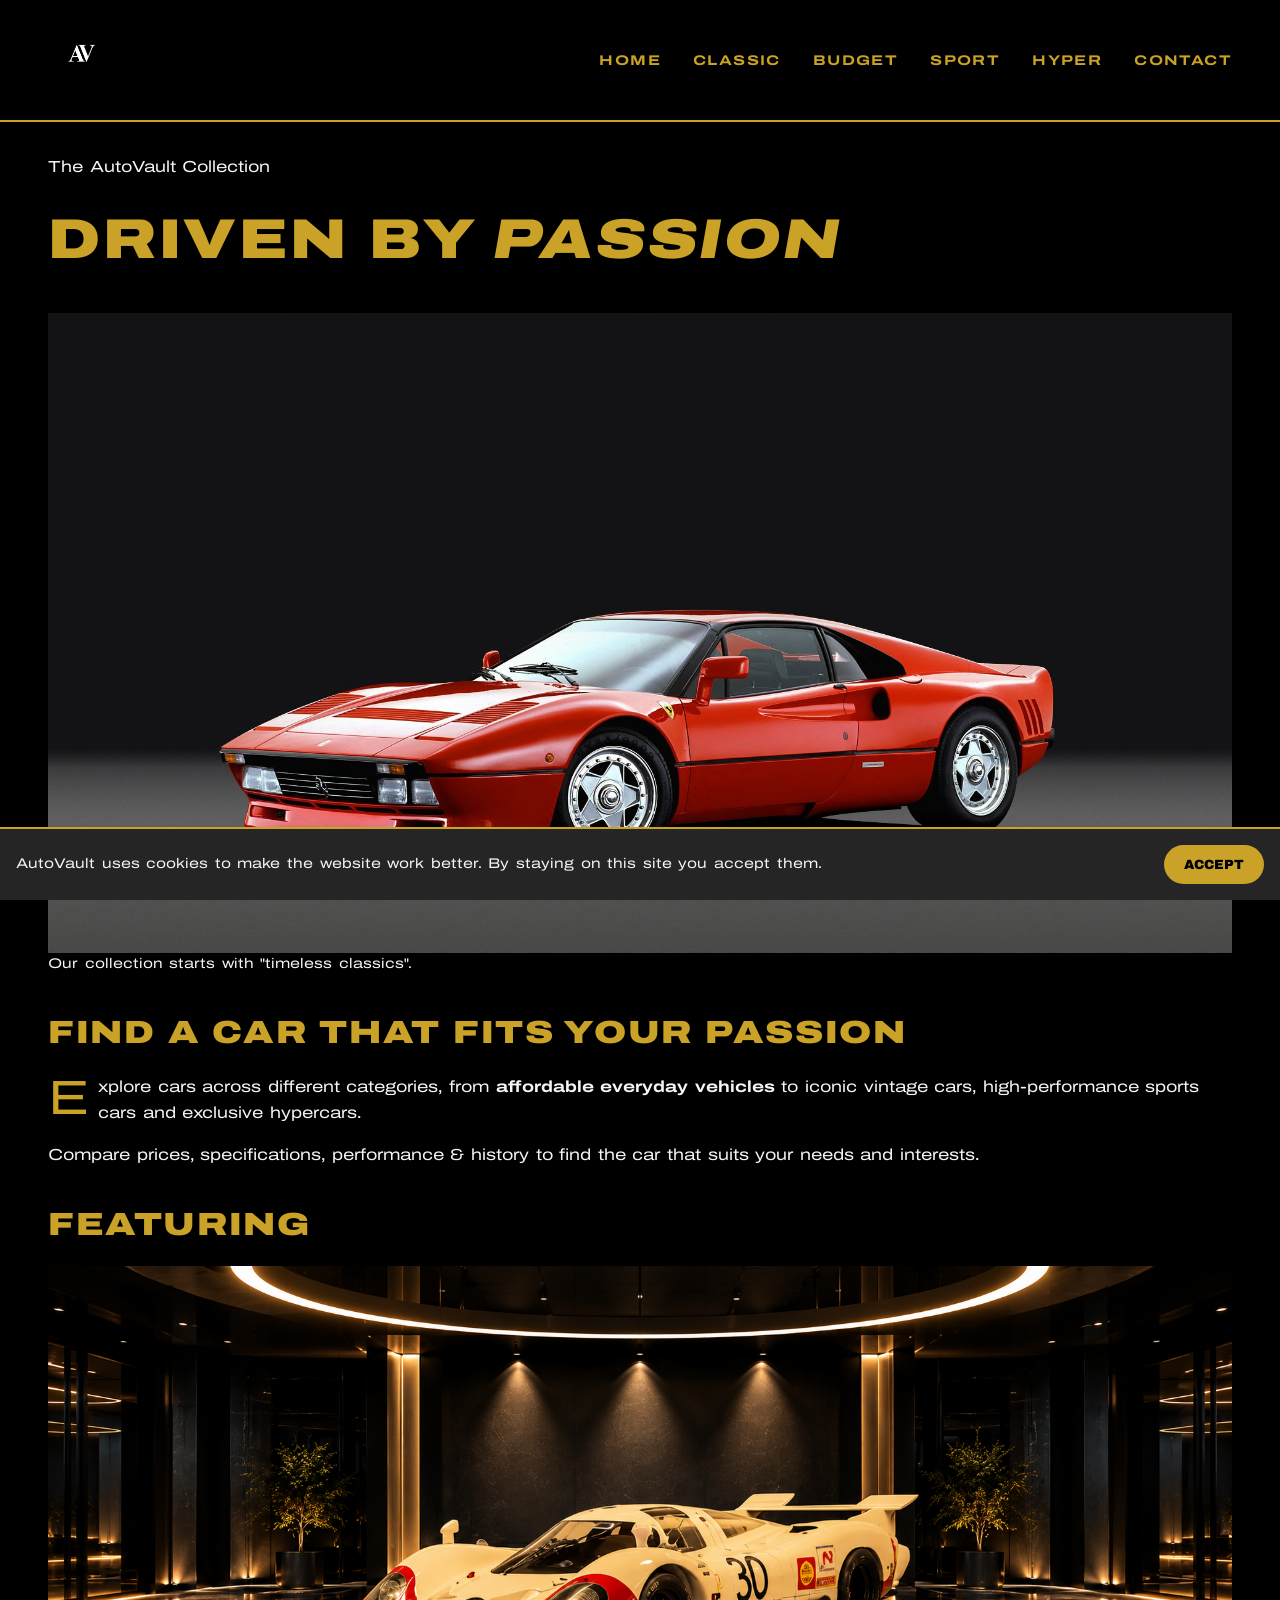
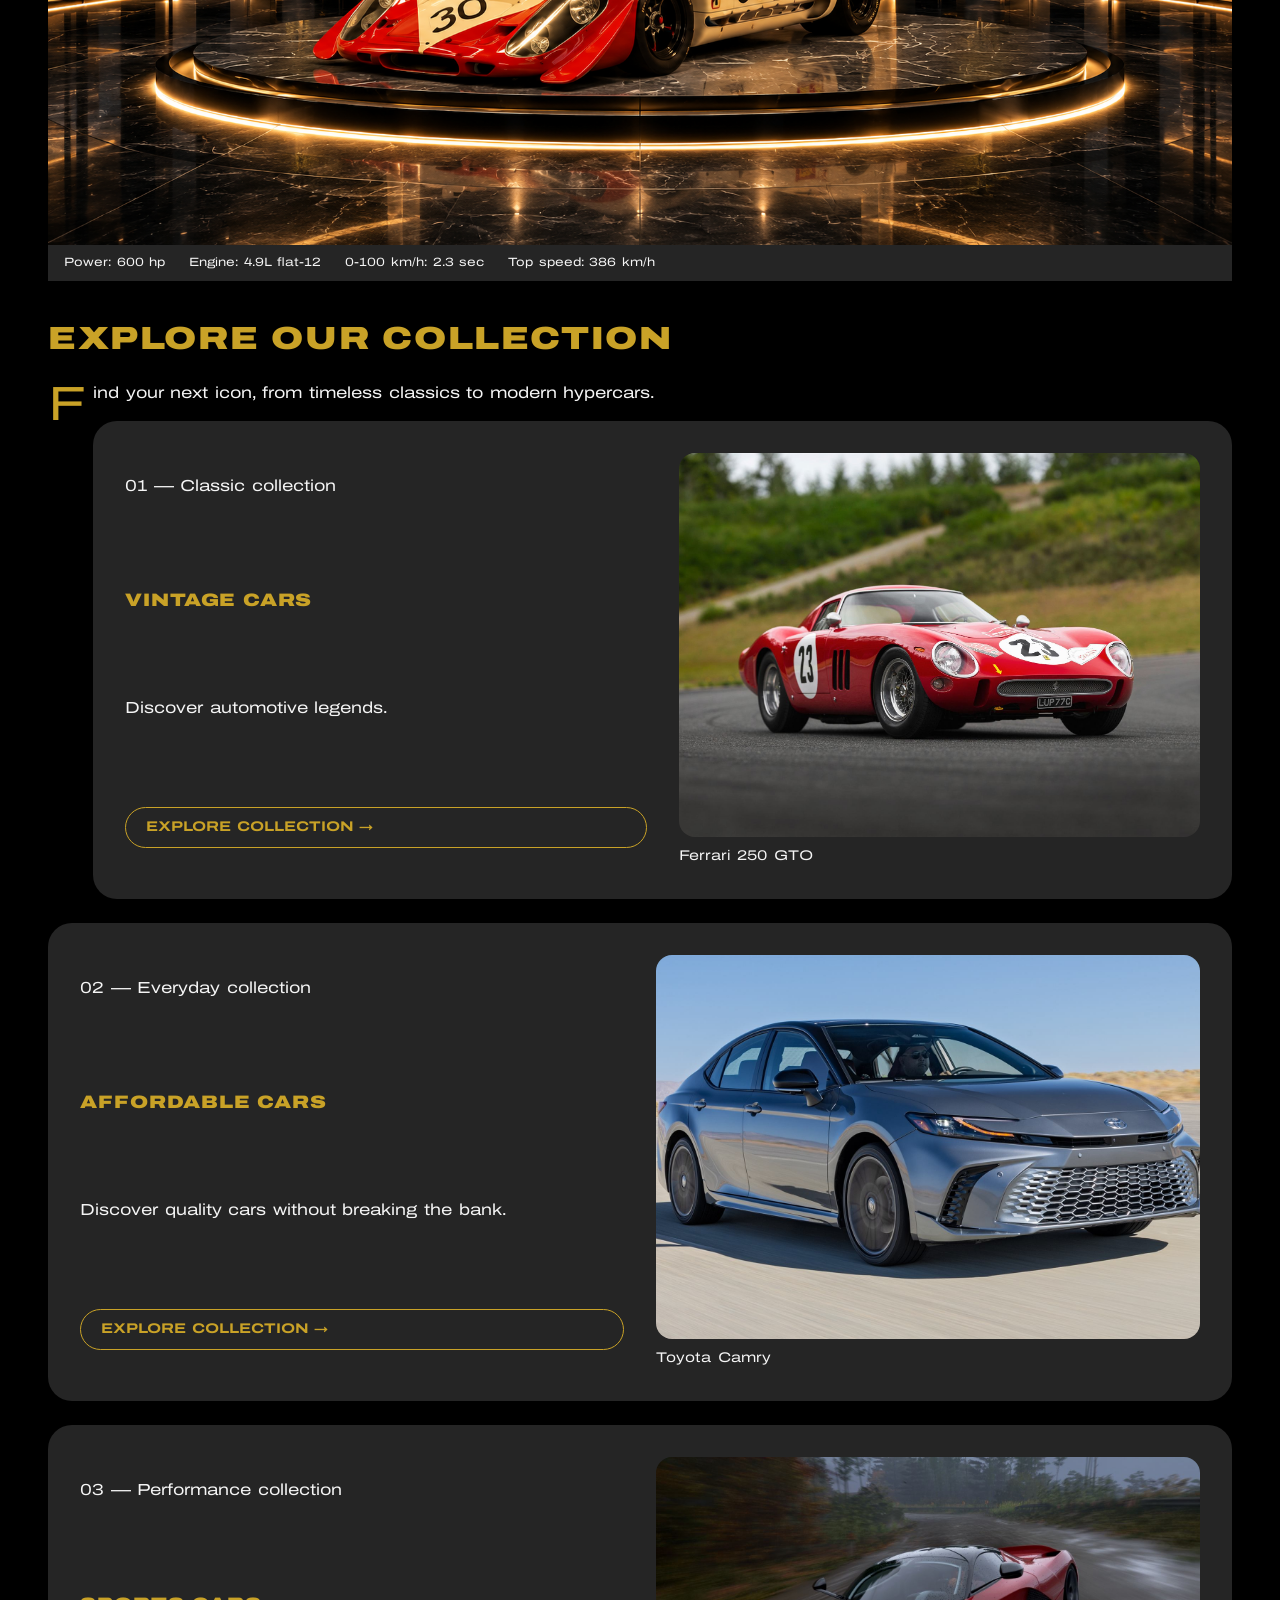
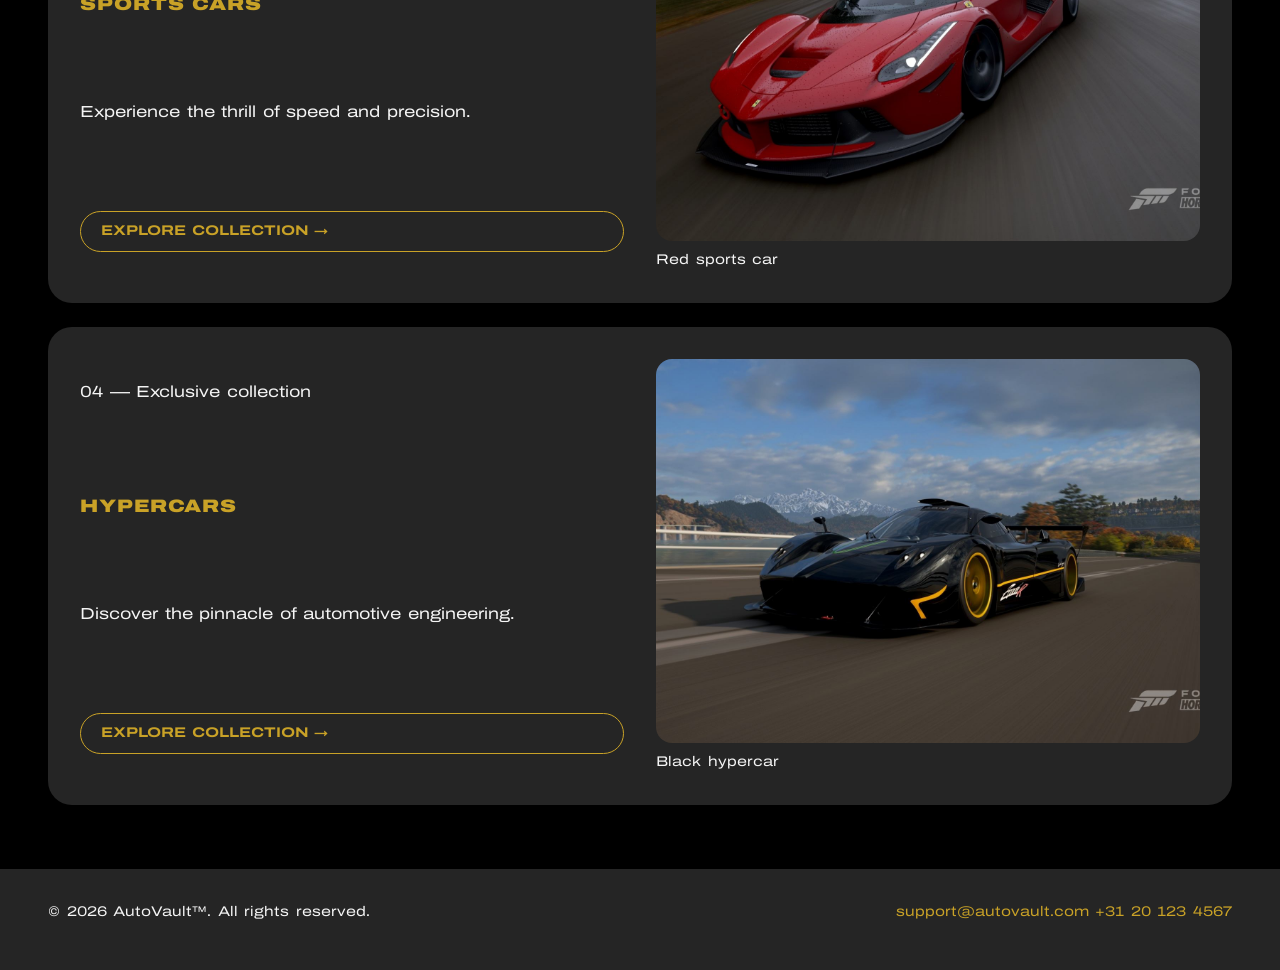
<file: index.html>
<!DOCTYPE html>
<html lang="en">
<head>
	<meta charset="utf-8">
	<meta name="viewport" content="width=device-width, initial-scale=1.0">
	<meta name="author" content="Rishi Anoop">
	<meta name="description" content="AutoVault helps you explore cars, from affordable everyday vehicles and classics to sports cars and hypercars.">
	<meta name="keywords" content="AutoVault, cars, classic cars, sports cars, hypercars">
	<title>AutoVault: Driven by passion</title>
	<link rel="icon" type="image/png" href="img/logo.png">
	<link rel="stylesheet" type="text/css" href="css/style.css">
</head>
<body>
	<header>
		<a href="index.html"><img src="img/logo.png" alt="AutoVault logo" title="AutoVault logo"></a>
		<input type="checkbox" id="menu-toggle">
		<label for="menu-toggle" title="Menu">&#9776;</label>
		<nav>
			<ul>
				<li><a href="index.html">Home</a></li>
				<li><a href="detail-1.html">Classic</a></li>
				<li><a href="detail-2.html">Budget</a></li>
				<li><a href="detail-3.html">Sport</a></li>
				<li><a href="detail-4.html">Hyper</a></li>
				<li><a href="contact.html">Contact</a></li>
			</ul>
		</nav>
	</header>

	<main>
		<section>
			<p>The AutoVault Collection</p>
			<h1>Driven by <em>passion</em></h1>
			<figure>
				<img src="img/hero-red-ferrari.jpg" alt="Red Ferrari sports car seen from the side in a dark studio" title="Red Ferrari sports car">
				<figcaption>Our collection starts with &quot;timeless classics&quot;.</figcaption>
			</figure>
		</section>

		<section>
			<h2>Find a car that fits your passion</h2>
			<p>Explore cars across different categories, from <strong>affordable everyday vehicles</strong> to iconic vintage cars, high-performance sports cars and exclusive hypercars.</p>
			<p>Compare prices, specifications, performance &amp; history to find the car that suits your needs and interests.</p>
		</section>

		<section class="featured">
			<h2>Featuring</h2>
			<figure>
				<img src="img/vintage-race-car-showroom.png" alt="Cream and red Porsche 917 LH race car in a golden luxury showroom" title="Porsche 917 LH in a showroom">
				<figcaption>Porsche 917 LH</figcaption>
			</figure>
			<aside>
				<ul>
					<li>Power: 600 hp</li>
					<li>Engine: 4.9L flat-12</li>
					<li>0-100 km/h: 2.3 sec</li>
					<li>Top speed: 386 km/h</li>
				</ul>
			</aside>
		</section>

		<section>
			<h2>Explore our collection</h2>
			<p>Find your next icon, from timeless classics to modern hypercars.</p>
			<ol>
				<li>
					<article>
						<figure>
							<img src="img/ferrari-250-gto-home.jpg" alt="Red 1962 Ferrari 250 GTO on a race track" title="Ferrari 250 GTO">
							<figcaption>Ferrari 250 GTO</figcaption>
						</figure>
						<p>01 &mdash; Classic collection</p>
						<h3>Vintage cars</h3>
						<p>Discover automotive legends.</p>
						<a class="button" href="detail-1.html">Explore collection &rarr;</a>
					</article>
				</li>
				<li>
					<article>
						<figure>
							<img src="img/toyota-camry.jpg" alt="Grey Toyota Camry driving on a desert road" title="Toyota Camry">
							<figcaption>Toyota Camry</figcaption>
						</figure>
						<p>02 &mdash; Everyday collection</p>
						<h3>Affordable cars</h3>
						<p>Discover quality cars without breaking the bank.</p>
						<a class="button" href="detail-2.html">Explore collection &rarr;</a>
					</article>
				</li>
				<li>
					<article>
						<figure>
							<img src="img/sports-car-red.jpg" alt="Red sports car driving fast on a track" title="Red sports car">
							<figcaption>Red sports car</figcaption>
						</figure>
						<p>03 &mdash; Performance collection</p>
						<h3>Sports cars</h3>
						<p>Experience the thrill of speed and precision.</p>
						<a class="button" href="detail-3.html">Explore collection &rarr;</a>
					</article>
				</li>
				<li>
					<article>
						<figure>
							<img src="img/hypercar-black.jpg" alt="Black hypercar with gold wheels in front of mountains" title="Black hypercar">
							<figcaption>Black hypercar</figcaption>
						</figure>
						<p>04 &mdash; Exclusive collection</p>
						<h3>Hypercars</h3>
						<p>Discover the pinnacle of automotive engineering.</p>
						<a class="button" href="detail-4.html">Explore collection &rarr;</a>
					</article>
				</li>
			</ol>
		</section>
	</main>

	<footer>
		<p>&copy; 2026 AutoVault&trade;. All rights reserved.</p>
		<p><a href="mailto:support@autovault.com">support@autovault.com</a> <a href="tel:+31201234567">+31 20 123 4567</a></p>
	</footer>
	<aside id="cookies">
		<p>AutoVault uses cookies to make the website work better. By staying on this site you accept them.</p>
		<button type="button" id="cookie-accept">Accept</button>
	</aside>
	<script src="js/script.js"></script>
</body>
</html>
</file>
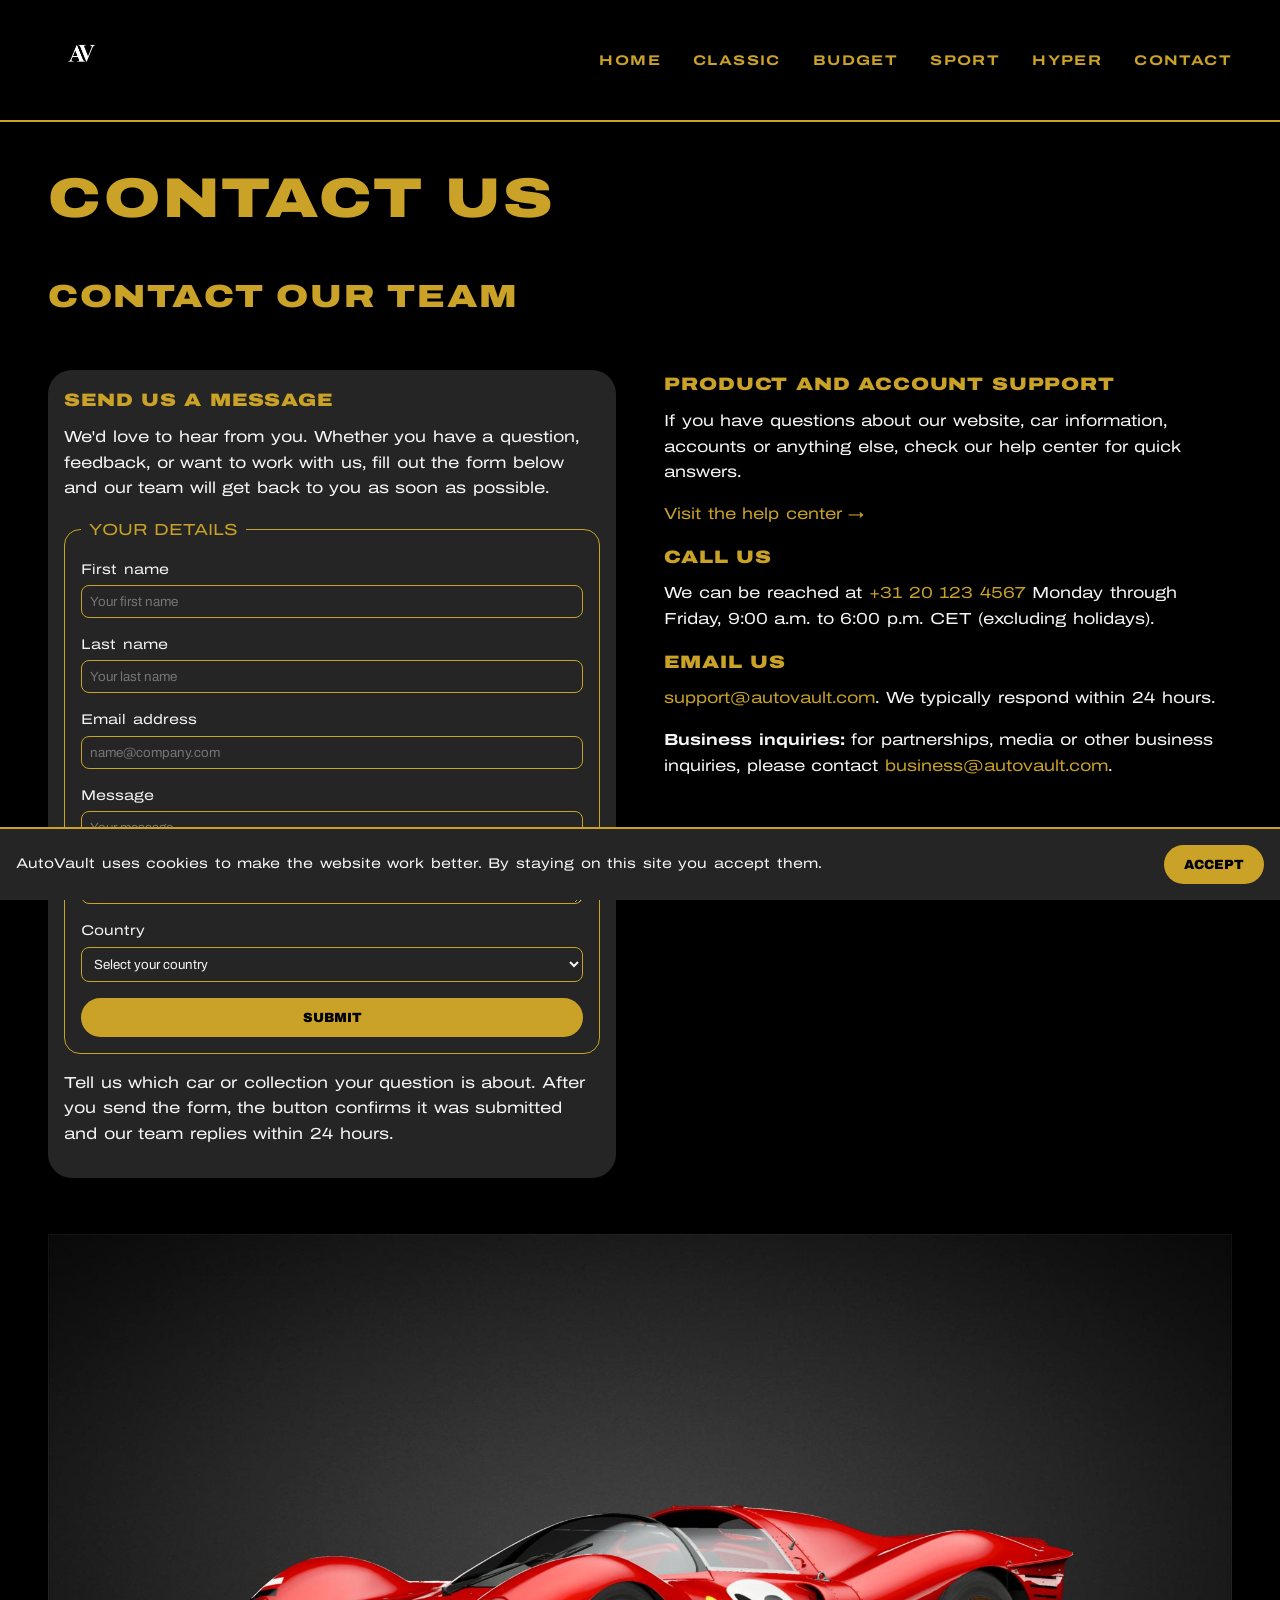
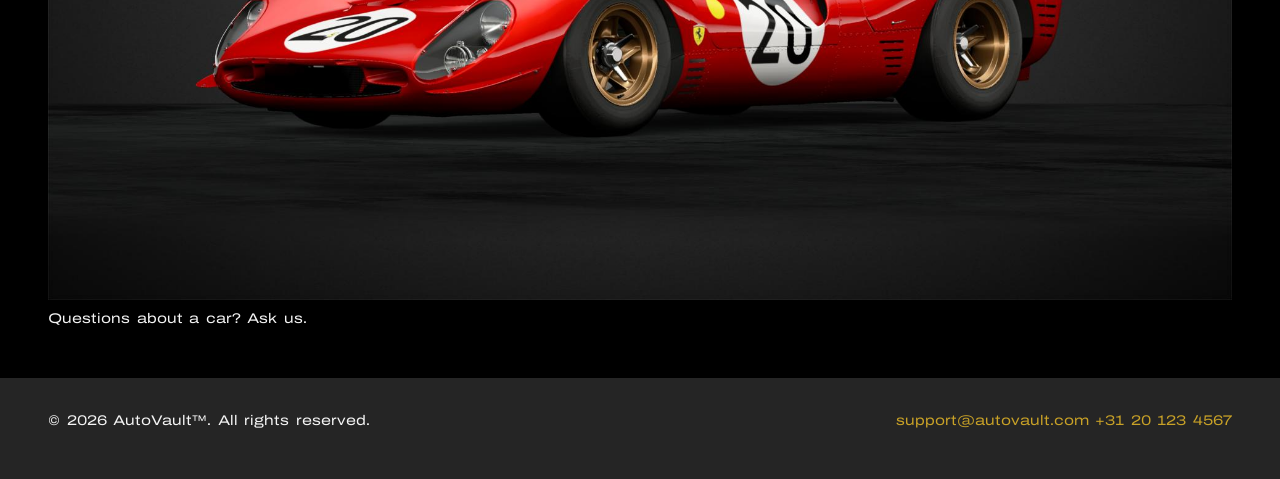
<file: contact.html>
<!DOCTYPE html>
<html lang="en">
<head>
	<meta charset="utf-8">
	<meta name="viewport" content="width=device-width, initial-scale=1.0">
	<meta name="author" content="Rishi Anoop">
	<meta name="description" content="Contact the AutoVault team with a question, feedback or a business inquiry. We reply to every message within 24 hours.">
	<meta name="keywords" content="contact AutoVault, car questions, customer support, help center, business inquiries">
	<title>Contact us | AutoVault</title>
	<link rel="icon" type="image/png" href="img/logo.png">
	<link rel="stylesheet" type="text/css" href="css/style.css">
</head>
<body>
	<header>
		<a href="index.html"><img src="img/logo.png" alt="AutoVault logo" title="AutoVault logo"></a>
		<input type="checkbox" id="menu-toggle">
		<label for="menu-toggle" title="Menu">&#9776;</label>
		<nav>
			<ul>
				<li><a href="index.html">Home</a></li>
				<li><a href="detail-1.html">Classic</a></li>
				<li><a href="detail-2.html">Budget</a></li>
				<li><a href="detail-3.html">Sport</a></li>
				<li><a href="detail-4.html">Hyper</a></li>
				<li><a href="contact.html">Contact</a></li>
			</ul>
		</nav>
	</header>

	<main>
		<h1>Contact us</h1>

		<section class="contact">
			<h2>Contact our team</h2>
			<article>
				<h3>Send us a message</h3>
				<p>We'd love to hear from you. Whether you have a question, feedback, or want to work with us, fill out the form below and our team will get back to you as soon as possible.</p>
				<form action="http://next-app-router-playground-kohl.vercel.app/api/contact" method="POST">
					<fieldset>
						<legend>Your details</legend>

						<label for="first-name">First name</label>
						<input type="text" id="first-name" name="name" placeholder="Your first name" required>

						<label for="last-name">Last name</label>
						<input type="text" id="last-name" name="lastname" placeholder="Your last name" required>

						<label for="email">Email address</label>
						<input type="email" id="email" name="email" placeholder="name@company.com" required>

						<label for="message">Message</label>
						<textarea id="message" name="message" rows="5" placeholder="Your message" required></textarea>

						<label for="country">Country</label>
						<select id="country" name="country">
							<option value="" selected disabled>Select your country</option>
							<option value="nl">Netherlands</option>
							<option value="be">Belgium</option>
							<option value="de">Germany</option>
							<option value="fr">France</option>
							<option value="uk">United Kingdom</option>
							<option value="us">United States</option>
							<option value="other">Other</option>
						</select>

						<input type="submit" value="Submit">
					</fieldset>
				</form>
				<p>Tell us which car or collection your question is about. After you send the form, the button confirms it was submitted and our team replies within 24 hours.</p>
			</article>

			<aside>
				<h3>Product and account support</h3>
				<p>If you have questions about our website, car information, accounts or anything else, check our help center for quick answers.</p>
				<p><a href="mailto:support@autovault.com">Visit the help center &rarr;</a></p>

				<h3>Call us</h3>
				<p>We can be reached at <a href="tel:+31201234567">+31 20 123 4567</a> Monday through Friday, 9:00 a.m. to 6:00 p.m. CET (excluding holidays).</p>

				<h3>Email us</h3>
				<p><a href="mailto:support@autovault.com">support@autovault.com</a>. We typically respond within 24 hours.</p>
				<p><strong>Business inquiries:</strong> for partnerships, media or other business inquiries, please contact <a href="mailto:business@autovault.com">business@autovault.com</a>.</p>
			</aside>
		</section>

		<figure>
			<img src="img/contact-banner.jpg" alt="Red Ferrari race car with number 20 in a dark studio" title="Red Ferrari race car">
			<figcaption>Questions about a car? Ask us.</figcaption>
		</figure>
	</main>

	<footer>
		<p>&copy; 2026 AutoVault&trade;. All rights reserved.</p>
		<p><a href="mailto:support@autovault.com">support@autovault.com</a> <a href="tel:+31201234567">+31 20 123 4567</a></p>
	</footer>
	<aside id="cookies">
		<p>AutoVault uses cookies to make the website work better. By staying on this site you accept them.</p>
		<button type="button" id="cookie-accept">Accept</button>
	</aside>
	<script src="js/script.js"></script>
</body>
</html>
</file>
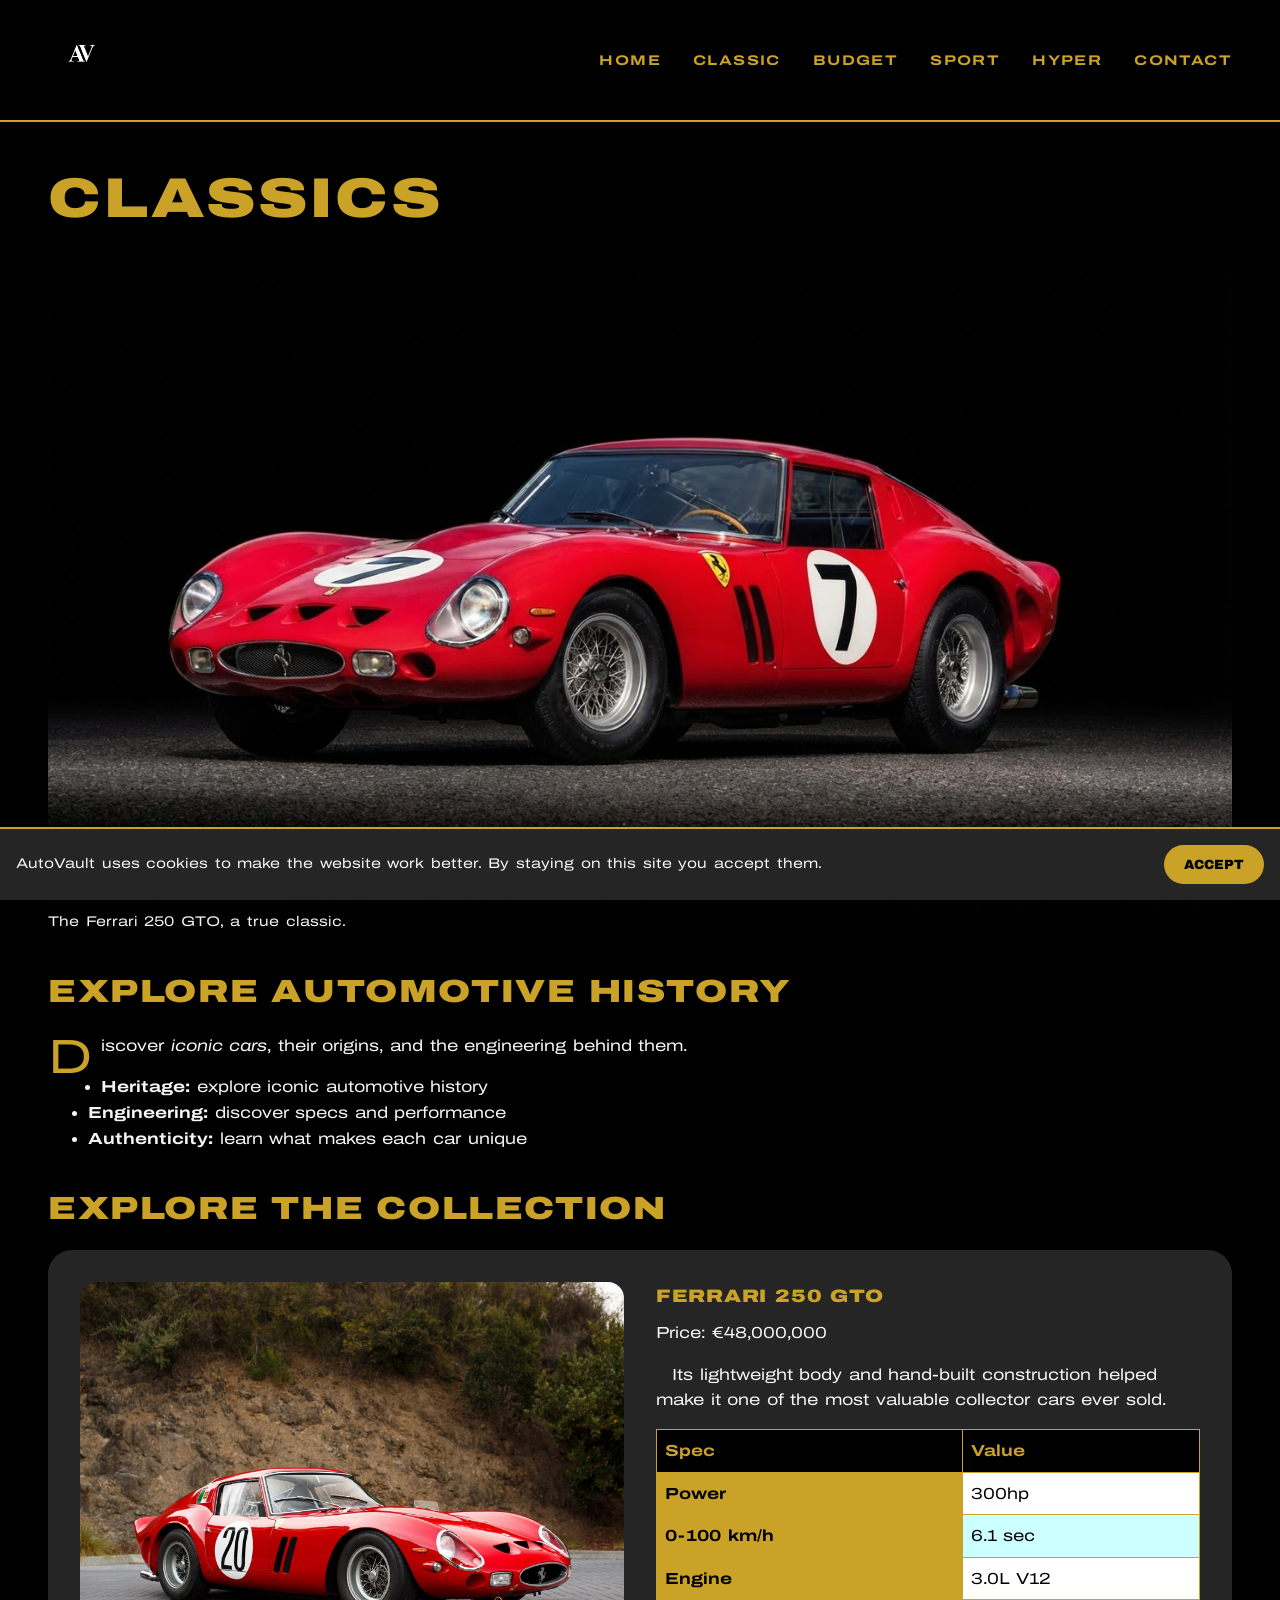
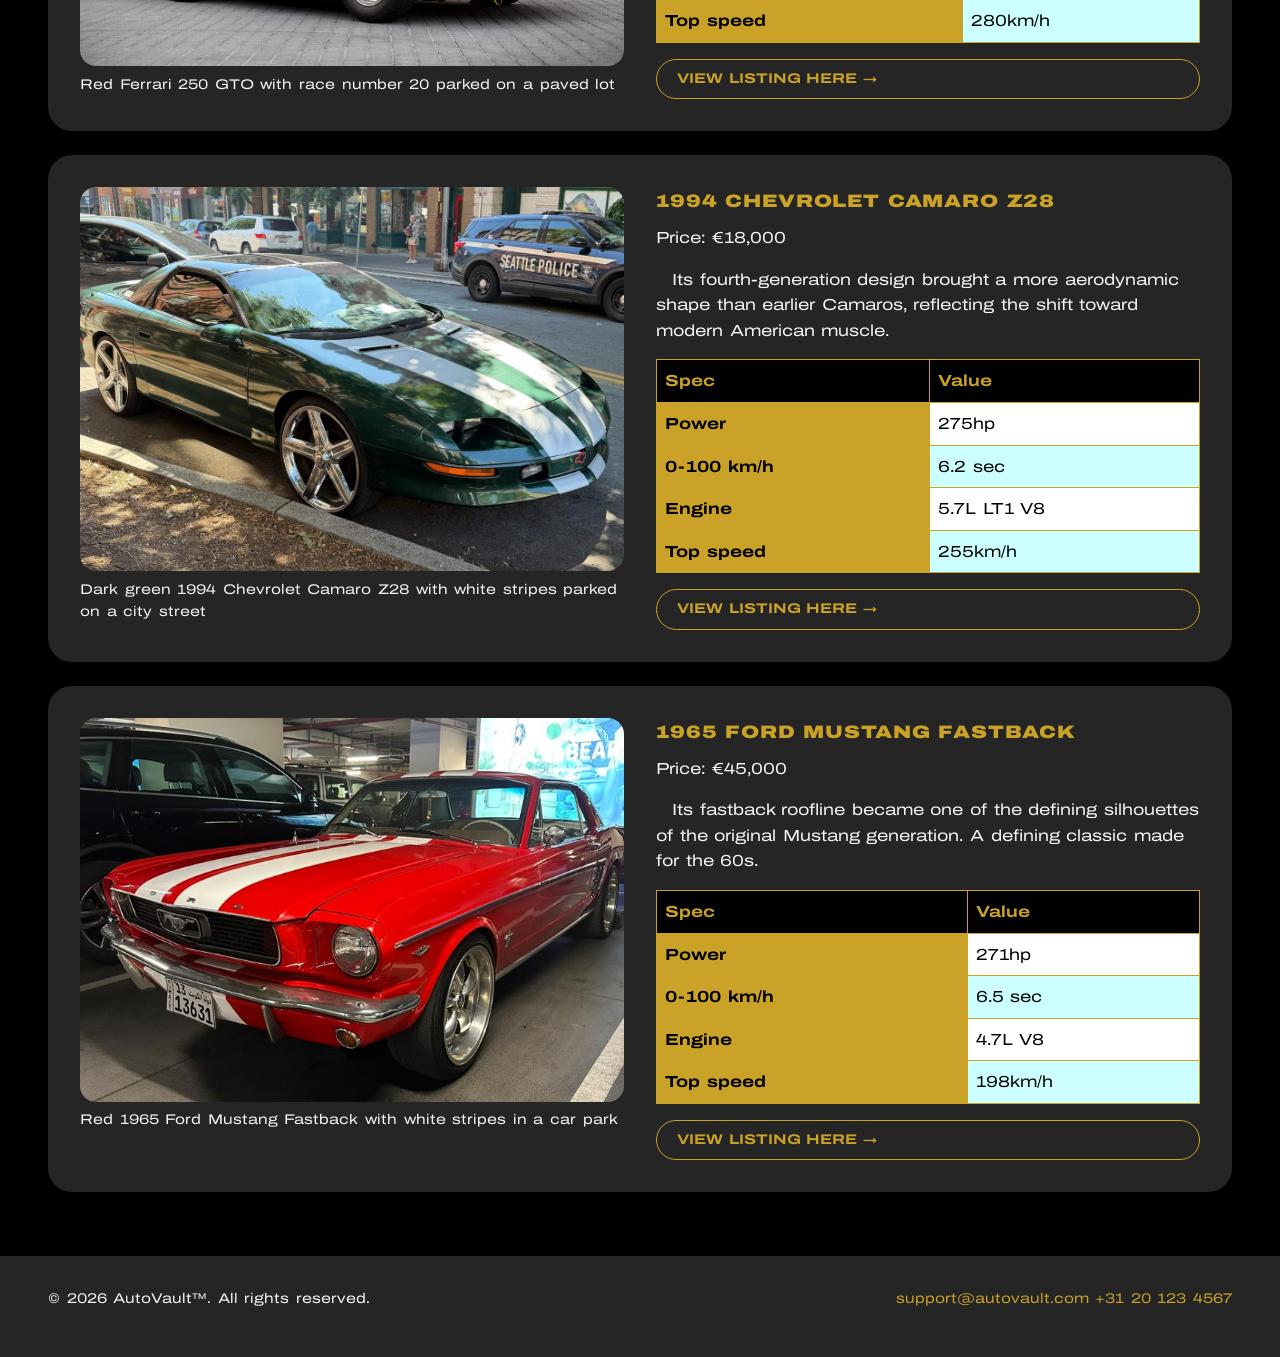
<file: detail-1.html>
<!DOCTYPE html>
<html lang="en">
<head>
	<meta charset="utf-8">
	<meta name="viewport" content="width=device-width, initial-scale=1.0">
	<meta name="author" content="Rishi Anoop">
	<meta name="description" content="Explore iconic classic cars on AutoVault: the Ferrari 250 GTO, the Chevrolet Camaro Z28 and the Ford Mustang Fastback.">
	<meta name="keywords" content="classic cars, Ferrari 250 GTO, Chevrolet Camaro, Ford Mustang, AutoVault">
	<title>Classic cars | AutoVault</title>
	<link rel="icon" type="image/png" href="img/logo.png">
	<link rel="stylesheet" type="text/css" href="css/style.css">
</head>
<body>
	<header>
		<a href="index.html"><img src="img/logo.png" alt="AutoVault logo" title="AutoVault logo"></a>
		<input type="checkbox" id="menu-toggle">
		<label for="menu-toggle" title="Menu">&#9776;</label>
		<nav>
			<ul>
				<li><a href="index.html">Home</a></li>
				<li><a href="detail-1.html">Classic</a></li>
				<li><a href="detail-2.html">Budget</a></li>
				<li><a href="detail-3.html">Sport</a></li>
				<li><a href="detail-4.html">Hyper</a></li>
				<li><a href="contact.html">Contact</a></li>
			</ul>
		</nav>
	</header>

	<main>
		<section>
			<h1>Classics</h1>
			<figure>
				<img src="img/ferrari-250-gto-hero.jpg" alt="Red Ferrari 250 GTO with the number 7, seen from the front in a dark studio" title="Ferrari 250 GTO in a studio">
				<figcaption>The Ferrari 250 GTO, a true classic.</figcaption>
			</figure>
		</section>

		<section>
			<h2>Explore automotive history</h2>
			<p>Discover <em>iconic cars</em>, their origins, and the engineering behind them.</p>
			<aside>
				<ul>
					<li><strong>Heritage:</strong> explore iconic automotive history</li>
					<li><strong>Engineering:</strong> discover specs and performance</li>
					<li><strong>Authenticity:</strong> learn what makes each car unique</li>
				</ul>
			</aside>
		</section>

		<section>
			<h2>Explore the collection</h2>
			<article class="car">
				<figure>
					<img src="img/ferrari-250-gto.jpg" alt="Red Ferrari 250 GTO with race number 20 parked on a paved lot" title="Ferrari 250 GTO">
					<figcaption>Red Ferrari 250 GTO with race number 20 parked on a paved lot</figcaption>
				</figure>
				<h3>Ferrari 250 GTO</h3>
				<p>Price: &euro;48,000,000</p>
				<p>Its lightweight body and hand-built construction helped make it one of the most valuable collector cars ever sold.</p>
				<table>
					<thead>
						<tr><th>Spec</th><th>Value</th></tr>
					</thead>
					<tbody>
						<tr><th>Power</th><td>300hp</td></tr>
						<tr><th>0-100 km/h</th><td>6.1 sec</td></tr>
						<tr><th>Engine</th><td>3.0L V12</td></tr>
						<tr><th>Top speed</th><td>280km/h</td></tr>
					</tbody>
				</table>
				<a class="button" href="contact.html">View listing here &rarr;</a>
			</article>

			<article class="car">
				<figure>
					<img src="img/chevrolet-camaro-z28.jpg" alt="Dark green 1994 Chevrolet Camaro Z28 with white stripes parked on a city street" title="Chevrolet Camaro Z28">
					<figcaption>Dark green 1994 Chevrolet Camaro Z28 with white stripes parked on a city street</figcaption>
				</figure>
				<h3>1994 Chevrolet Camaro Z28</h3>
				<p>Price: &euro;18,000</p>
				<p>Its fourth-generation design brought a more aerodynamic shape than earlier Camaros, reflecting the shift toward modern American muscle.</p>
				<table>
					<thead>
						<tr><th>Spec</th><th>Value</th></tr>
					</thead>
					<tbody>
						<tr><th>Power</th><td>275hp</td></tr>
						<tr><th>0-100 km/h</th><td>6.2 sec</td></tr>
						<tr><th>Engine</th><td>5.7L LT1 V8</td></tr>
						<tr><th>Top speed</th><td>255km/h</td></tr>
					</tbody>
				</table>
				<a class="button" href="contact.html">View listing here &rarr;</a>
			</article>

			<article class="car">
				<figure>
					<img src="img/ford-mustang-fastback.jpg" alt="Red 1965 Ford Mustang Fastback with white stripes in a car park" title="Ford Mustang Fastback">
					<figcaption>Red 1965 Ford Mustang Fastback with white stripes in a car park</figcaption>
				</figure>
				<h3>1965 Ford Mustang Fastback</h3>
				<p>Price: &euro;45,000</p>
				<p>Its fastback roofline became one of the defining silhouettes of the original Mustang generation. A defining classic made for the 60s.</p>
				<table>
					<thead>
						<tr><th>Spec</th><th>Value</th></tr>
					</thead>
					<tbody>
						<tr><th>Power</th><td>271hp</td></tr>
						<tr><th>0-100 km/h</th><td>6.5 sec</td></tr>
						<tr><th>Engine</th><td>4.7L V8</td></tr>
						<tr><th>Top speed</th><td>198km/h</td></tr>
					</tbody>
				</table>
				<a class="button" href="contact.html">View listing here &rarr;</a>
			</article>
		</section>
	</main>

	<footer>
		<p>&copy; 2026 AutoVault&trade;. All rights reserved.</p>
		<p><a href="mailto:support@autovault.com">support@autovault.com</a> <a href="tel:+31201234567">+31 20 123 4567</a></p>
	</footer>
	<aside id="cookies">
		<p>AutoVault uses cookies to make the website work better. By staying on this site you accept them.</p>
		<button type="button" id="cookie-accept">Accept</button>
	</aside>
	<script src="js/script.js"></script>
</body>
</html>
</file>
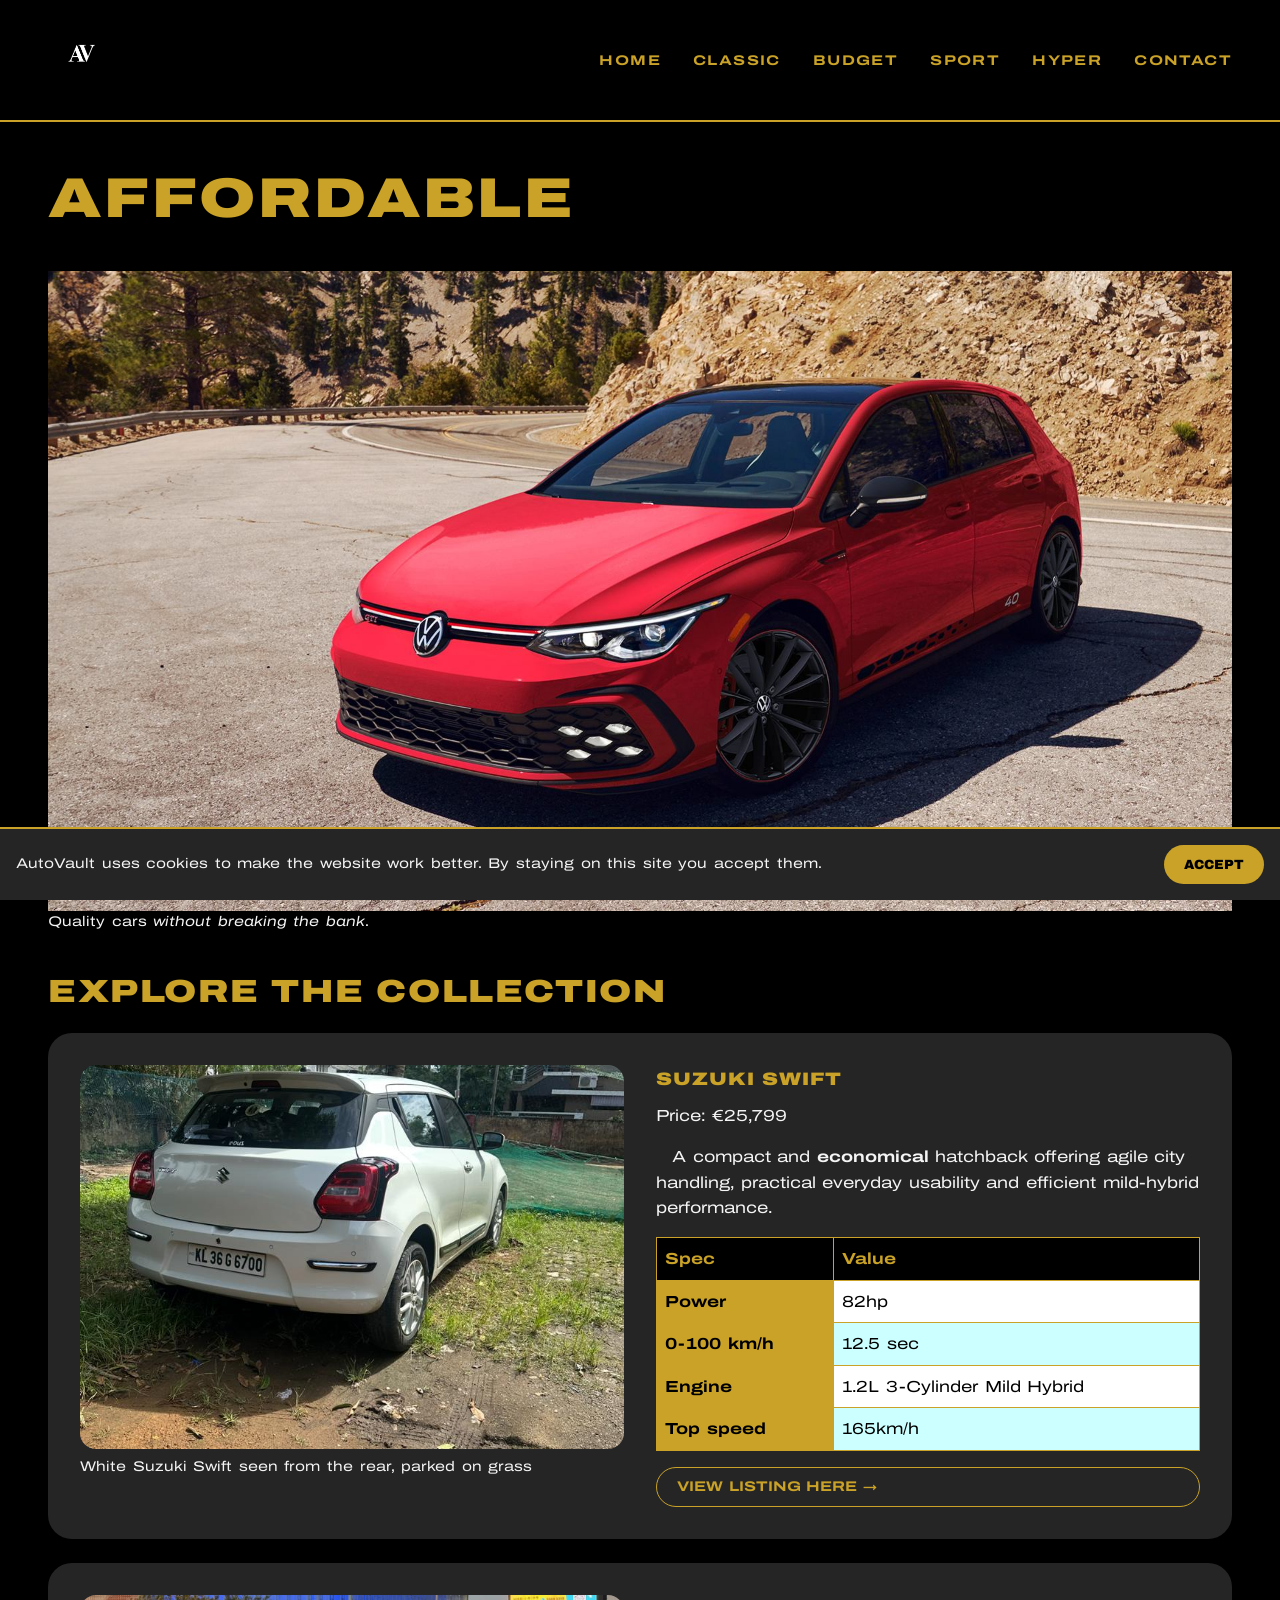
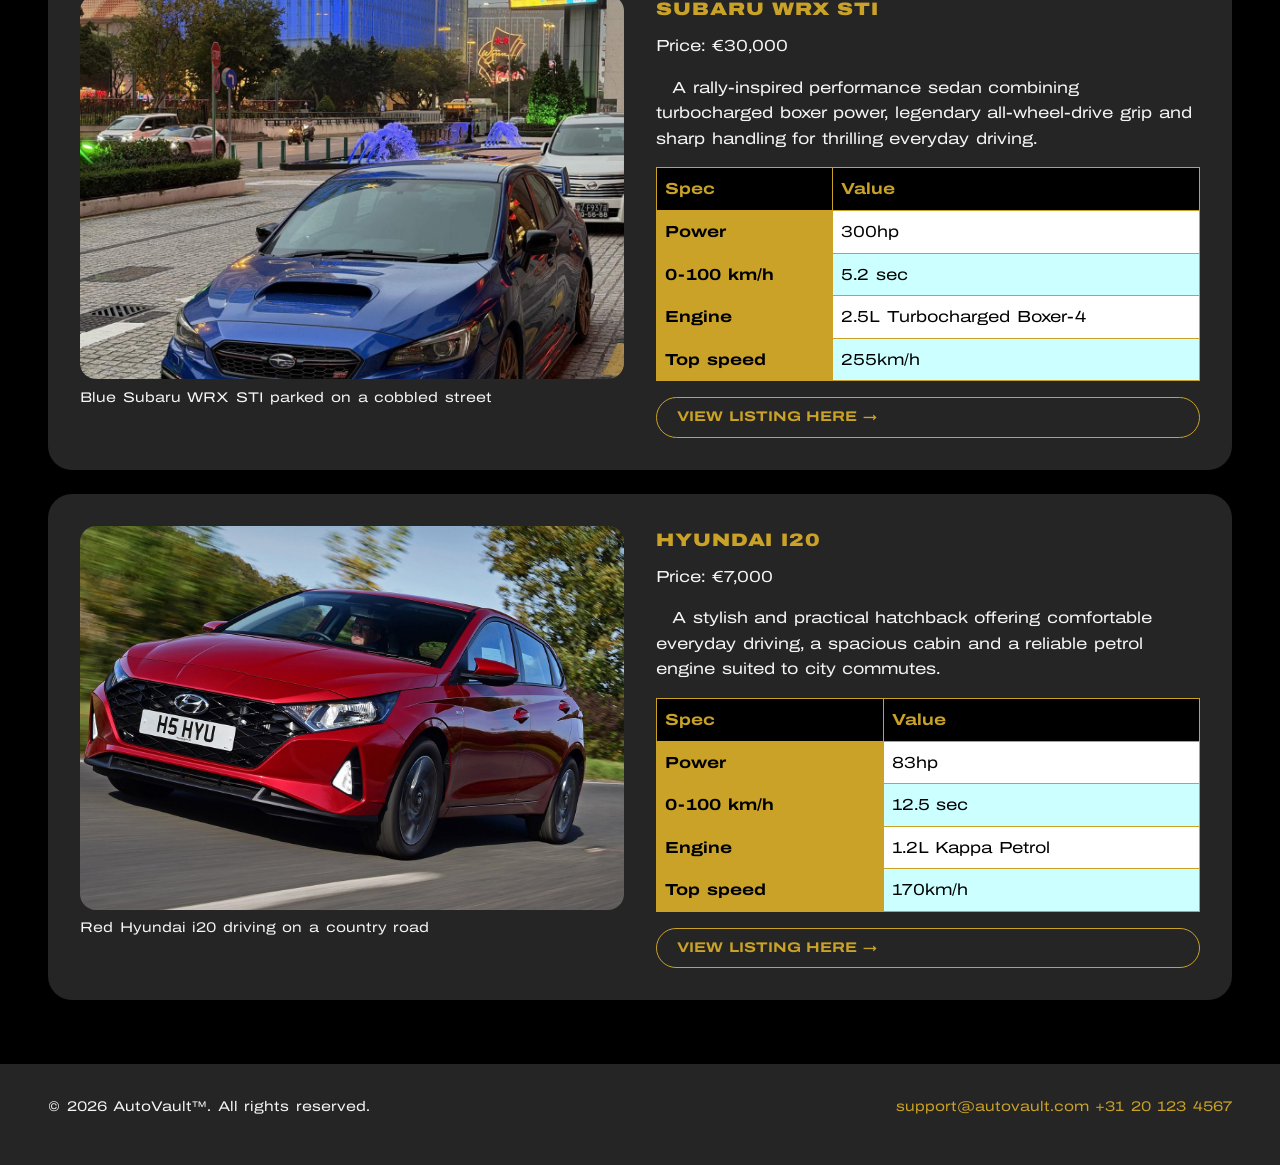
<file: detail-2.html>
<!DOCTYPE html>
<html lang="en">
<head>
	<meta charset="utf-8">
	<meta name="viewport" content="width=device-width, initial-scale=1.0">
	<meta name="author" content="Rishi Anoop">
	<meta name="description" content="Discover quality cars without breaking the bank: the Suzuki Swift, the Subaru WRX STI and the Hyundai i20 on AutoVault.">
	<meta name="keywords" content="affordable cars, Suzuki Swift, Subaru WRX STI, Hyundai i20, AutoVault">
	<title>Affordable cars | AutoVault</title>
	<link rel="icon" type="image/png" href="img/logo.png">
	<link rel="stylesheet" type="text/css" href="css/style.css">
</head>
<body>
	<header>
		<a href="index.html"><img src="img/logo.png" alt="AutoVault logo" title="AutoVault logo"></a>
		<input type="checkbox" id="menu-toggle">
		<label for="menu-toggle" title="Menu">&#9776;</label>
		<nav>
			<ul>
				<li><a href="index.html">Home</a></li>
				<li><a href="detail-1.html">Classic</a></li>
				<li><a href="detail-2.html">Budget</a></li>
				<li><a href="detail-3.html">Sport</a></li>
				<li><a href="detail-4.html">Hyper</a></li>
				<li><a href="contact.html">Contact</a></li>
			</ul>
		</nav>
	</header>

	<main>
		<section>
			<h1>Affordable</h1>
			<figure>
				<img src="img/volkswagen-golf.jpg" alt="Volkswagen Golf driving on a road" title="Volkswagen Golf">
				<figcaption>Quality cars <em>without breaking the bank</em>.</figcaption>
			</figure>
		</section>

		<section>
			<h2>Explore the collection</h2>
			<article class="car">
				<figure>
					<img src="img/suzuki-swift.jpg" alt="White Suzuki Swift seen from the rear, parked on grass" title="Suzuki Swift">
					<figcaption>White Suzuki Swift seen from the rear, parked on grass</figcaption>
				</figure>
				<h3>Suzuki Swift</h3>
				<p>Price: &euro;25,799</p>
				<p>A compact and <strong>economical</strong> hatchback offering agile city handling, practical everyday usability and efficient mild-hybrid performance.</p>
				<table>
					<thead>
						<tr><th>Spec</th><th>Value</th></tr>
					</thead>
					<tbody>
						<tr><th>Power</th><td>82hp</td></tr>
						<tr><th>0-100 km/h</th><td>12.5 sec</td></tr>
						<tr><th>Engine</th><td>1.2L 3-Cylinder Mild Hybrid</td></tr>
						<tr><th>Top speed</th><td>165km/h</td></tr>
					</tbody>
				</table>
				<a class="button" href="contact.html">View listing here &rarr;</a>
			</article>

			<article class="car">
				<figure>
					<img src="img/subaru-wrx-sti.jpg" alt="Blue Subaru WRX STI parked on a cobbled street" title="Subaru WRX STI">
					<figcaption>Blue Subaru WRX STI parked on a cobbled street</figcaption>
				</figure>
				<h3>Subaru WRX STI</h3>
				<p>Price: &euro;30,000</p>
				<p>A rally-inspired performance sedan combining turbocharged boxer power, legendary all-wheel-drive grip and sharp handling for thrilling everyday driving.</p>
				<table>
					<thead>
						<tr><th>Spec</th><th>Value</th></tr>
					</thead>
					<tbody>
						<tr><th>Power</th><td>300hp</td></tr>
						<tr><th>0-100 km/h</th><td>5.2 sec</td></tr>
						<tr><th>Engine</th><td>2.5L Turbocharged Boxer-4</td></tr>
						<tr><th>Top speed</th><td>255km/h</td></tr>
					</tbody>
				</table>
				<a class="button" href="contact.html">View listing here &rarr;</a>
			</article>

			<article class="car">
				<figure>
					<img src="img/hyundai-i20.jpg" alt="Red Hyundai i20 driving on a country road" title="Hyundai i20">
					<figcaption>Red Hyundai i20 driving on a country road</figcaption>
				</figure>
				<h3>Hyundai i20</h3>
				<p>Price: &euro;7,000</p>
				<p>A stylish and practical hatchback offering comfortable everyday driving, a spacious cabin and a reliable petrol engine suited to city commutes.</p>
				<table>
					<thead>
						<tr><th>Spec</th><th>Value</th></tr>
					</thead>
					<tbody>
						<tr><th>Power</th><td>83hp</td></tr>
						<tr><th>0-100 km/h</th><td>12.5 sec</td></tr>
						<tr><th>Engine</th><td>1.2L Kappa Petrol</td></tr>
						<tr><th>Top speed</th><td>170km/h</td></tr>
					</tbody>
				</table>
				<a class="button" href="contact.html">View listing here &rarr;</a>
			</article>
		</section>
	</main>

	<footer>
		<p>&copy; 2026 AutoVault&trade;. All rights reserved.</p>
		<p><a href="mailto:support@autovault.com">support@autovault.com</a> <a href="tel:+31201234567">+31 20 123 4567</a></p>
	</footer>
	<aside id="cookies">
		<p>AutoVault uses cookies to make the website work better. By staying on this site you accept them.</p>
		<button type="button" id="cookie-accept">Accept</button>
	</aside>
	<script src="js/script.js"></script>
</body>
</html>
</file>
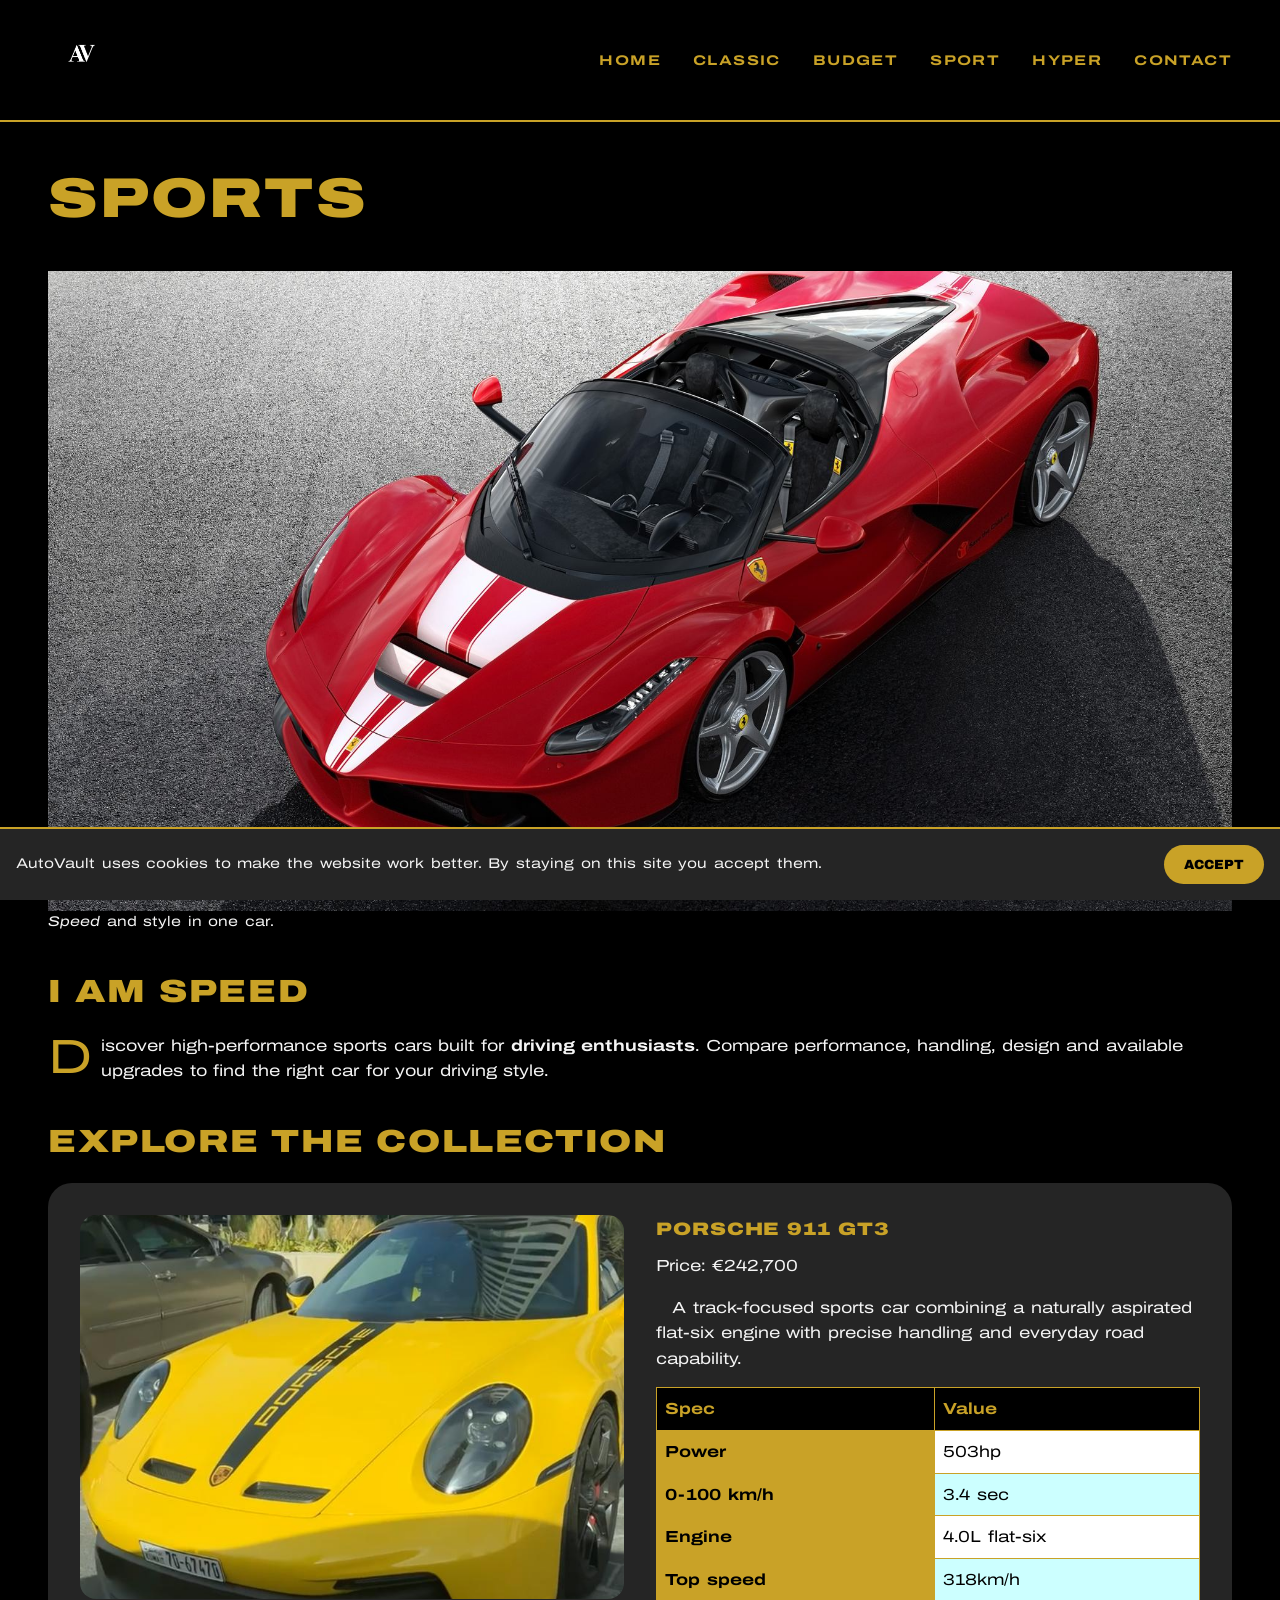
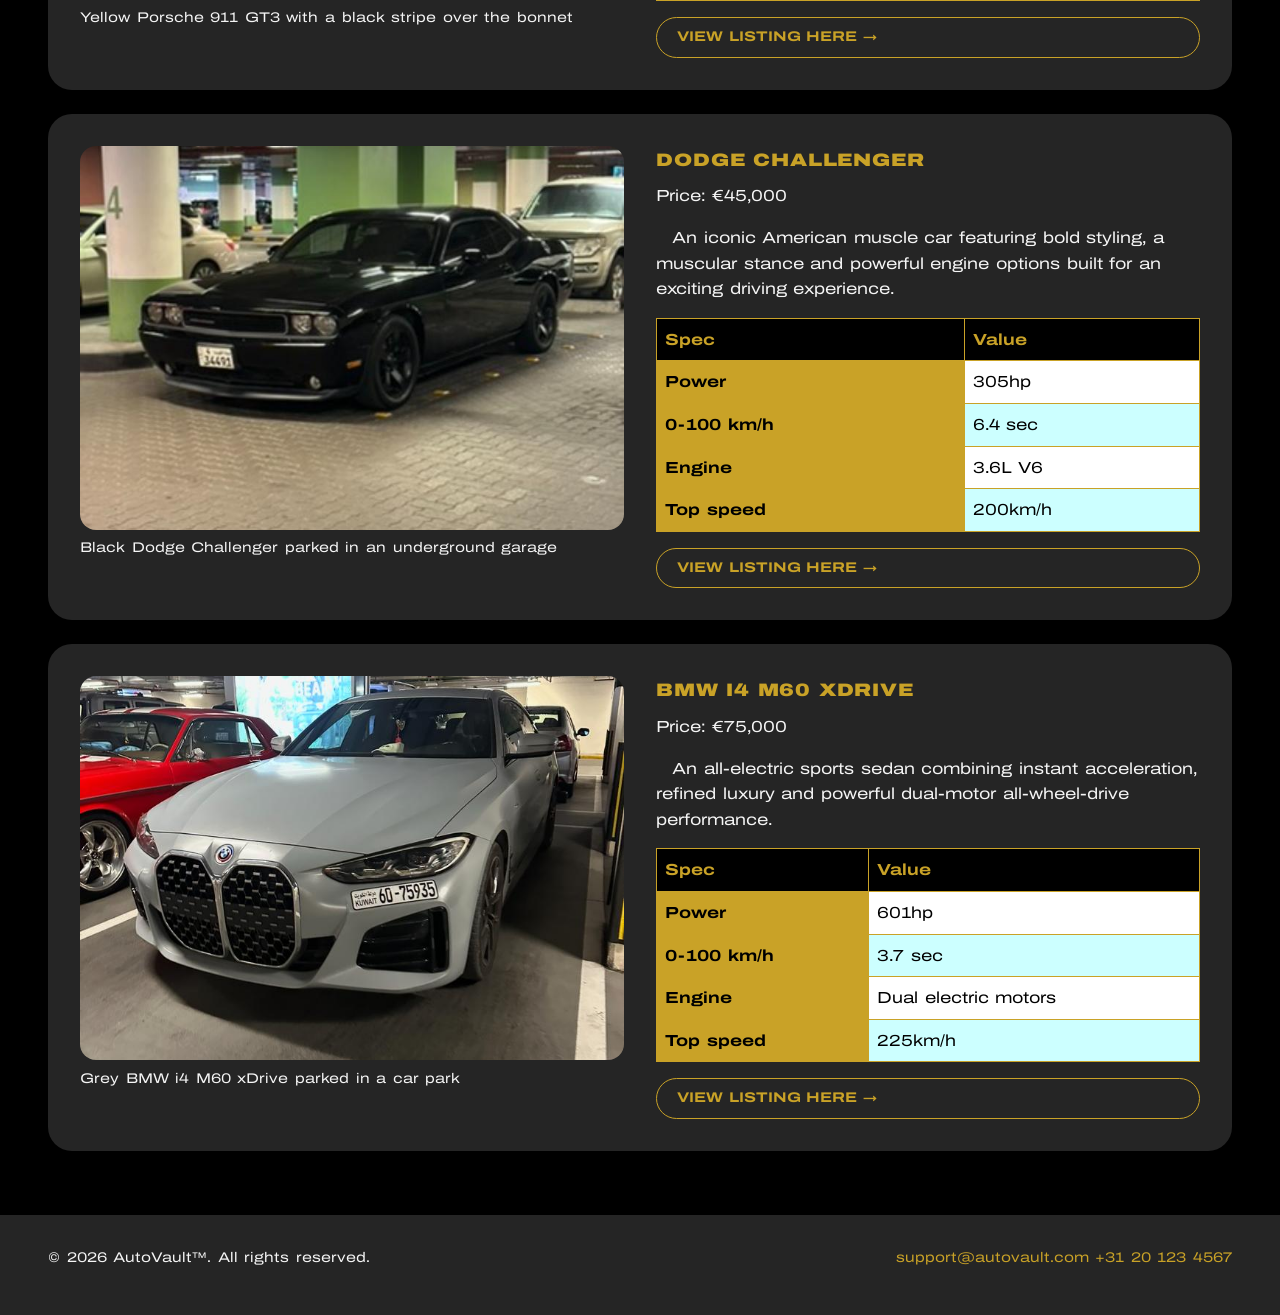
<file: detail-3.html>
<!DOCTYPE html>
<html lang="en">
<head>
	<meta charset="utf-8">
	<meta name="viewport" content="width=device-width, initial-scale=1.0">
	<meta name="author" content="Rishi Anoop">
	<meta name="description" content="Discover high-performance sports cars on AutoVault: the Porsche 911 GT3, the Dodge Challenger and the BMW i4 M60 xDrive.">
	<meta name="keywords" content="sports cars, Porsche 911 GT3, Dodge Challenger, BMW i4, AutoVault">
	<title>Sports cars | AutoVault</title>
	<link rel="icon" type="image/png" href="img/logo.png">
	<link rel="stylesheet" type="text/css" href="css/style.css">
</head>
<body>
	<header>
		<a href="index.html"><img src="img/logo.png" alt="AutoVault logo" title="AutoVault logo"></a>
		<input type="checkbox" id="menu-toggle">
		<label for="menu-toggle" title="Menu">&#9776;</label>
		<nav>
			<ul>
				<li><a href="index.html">Home</a></li>
				<li><a href="detail-1.html">Classic</a></li>
				<li><a href="detail-2.html">Budget</a></li>
				<li><a href="detail-3.html">Sport</a></li>
				<li><a href="detail-4.html">Hyper</a></li>
				<li><a href="contact.html">Contact</a></li>
			</ul>
		</nav>
	</header>

	<main>
		<section>
			<h1>Sports</h1>
			<figure>
				<img src="img/ferrari-laferrari.jpg" alt="Red Ferrari sports car with white stripes seen from above on asphalt" title="Red Ferrari sports car">
				<figcaption><em>Speed</em> and style in one car.</figcaption>
			</figure>
		</section>

		<section>
			<h2>I am speed</h2>
			<p>Discover high-performance sports cars built for <strong>driving enthusiasts</strong>. Compare performance, handling, design and available upgrades to find the right car for your driving style.</p>
		</section>

		<section>
			<h2>Explore the collection</h2>
			<article class="car">
				<figure>
					<img src="img/porsche-911-gt3.jpg" alt="Yellow Porsche 911 GT3 with a black stripe over the bonnet" title="Porsche 911 GT3">
					<figcaption>Yellow Porsche 911 GT3 with a black stripe over the bonnet</figcaption>
				</figure>
				<h3>Porsche 911 GT3</h3>
				<p>Price: &euro;242,700</p>
				<p>A track-focused sports car combining a naturally aspirated flat-six engine with precise handling and everyday road capability.</p>
				<table>
					<thead>
						<tr><th>Spec</th><th>Value</th></tr>
					</thead>
					<tbody>
						<tr><th>Power</th><td>503hp</td></tr>
						<tr><th>0-100 km/h</th><td>3.4 sec</td></tr>
						<tr><th>Engine</th><td>4.0L flat-six</td></tr>
						<tr><th>Top speed</th><td>318km/h</td></tr>
					</tbody>
				</table>
				<a class="button" href="contact.html">View listing here &rarr;</a>
			</article>

			<article class="car">
				<figure>
					<img src="img/dodge-challenger.jpg" alt="Black Dodge Challenger parked in an underground garage" title="Dodge Challenger">
					<figcaption>Black Dodge Challenger parked in an underground garage</figcaption>
				</figure>
				<h3>Dodge Challenger</h3>
				<p>Price: &euro;45,000</p>
				<p>An iconic American muscle car featuring bold styling, a muscular stance and powerful engine options built for an exciting driving experience.</p>
				<table>
					<thead>
						<tr><th>Spec</th><th>Value</th></tr>
					</thead>
					<tbody>
						<tr><th>Power</th><td>305hp</td></tr>
						<tr><th>0-100 km/h</th><td>6.4 sec</td></tr>
						<tr><th>Engine</th><td>3.6L V6</td></tr>
						<tr><th>Top speed</th><td>200km/h</td></tr>
					</tbody>
				</table>
				<a class="button" href="contact.html">View listing here &rarr;</a>
			</article>

			<article class="car">
				<figure>
					<img src="img/bmw-i4-m60.jpg" alt="Grey BMW i4 M60 xDrive parked in a car park" title="BMW i4 M60 xDrive">
					<figcaption>Grey BMW i4 M60 xDrive parked in a car park</figcaption>
				</figure>
				<h3>BMW i4 M60 xDrive</h3>
				<p>Price: &euro;75,000</p>
				<p>An all-electric sports sedan combining instant acceleration, refined luxury and powerful dual-motor all-wheel-drive performance.</p>
				<table>
					<thead>
						<tr><th>Spec</th><th>Value</th></tr>
					</thead>
					<tbody>
						<tr><th>Power</th><td>601hp</td></tr>
						<tr><th>0-100 km/h</th><td>3.7 sec</td></tr>
						<tr><th>Engine</th><td>Dual electric motors</td></tr>
						<tr><th>Top speed</th><td>225km/h</td></tr>
					</tbody>
				</table>
				<a class="button" href="contact.html">View listing here &rarr;</a>
			</article>
		</section>
	</main>

	<footer>
		<p>&copy; 2026 AutoVault&trade;. All rights reserved.</p>
		<p><a href="mailto:support@autovault.com">support@autovault.com</a> <a href="tel:+31201234567">+31 20 123 4567</a></p>
	</footer>
	<aside id="cookies">
		<p>AutoVault uses cookies to make the website work better. By staying on this site you accept them.</p>
		<button type="button" id="cookie-accept">Accept</button>
	</aside>
	<script src="js/script.js"></script>
</body>
</html>
</file>
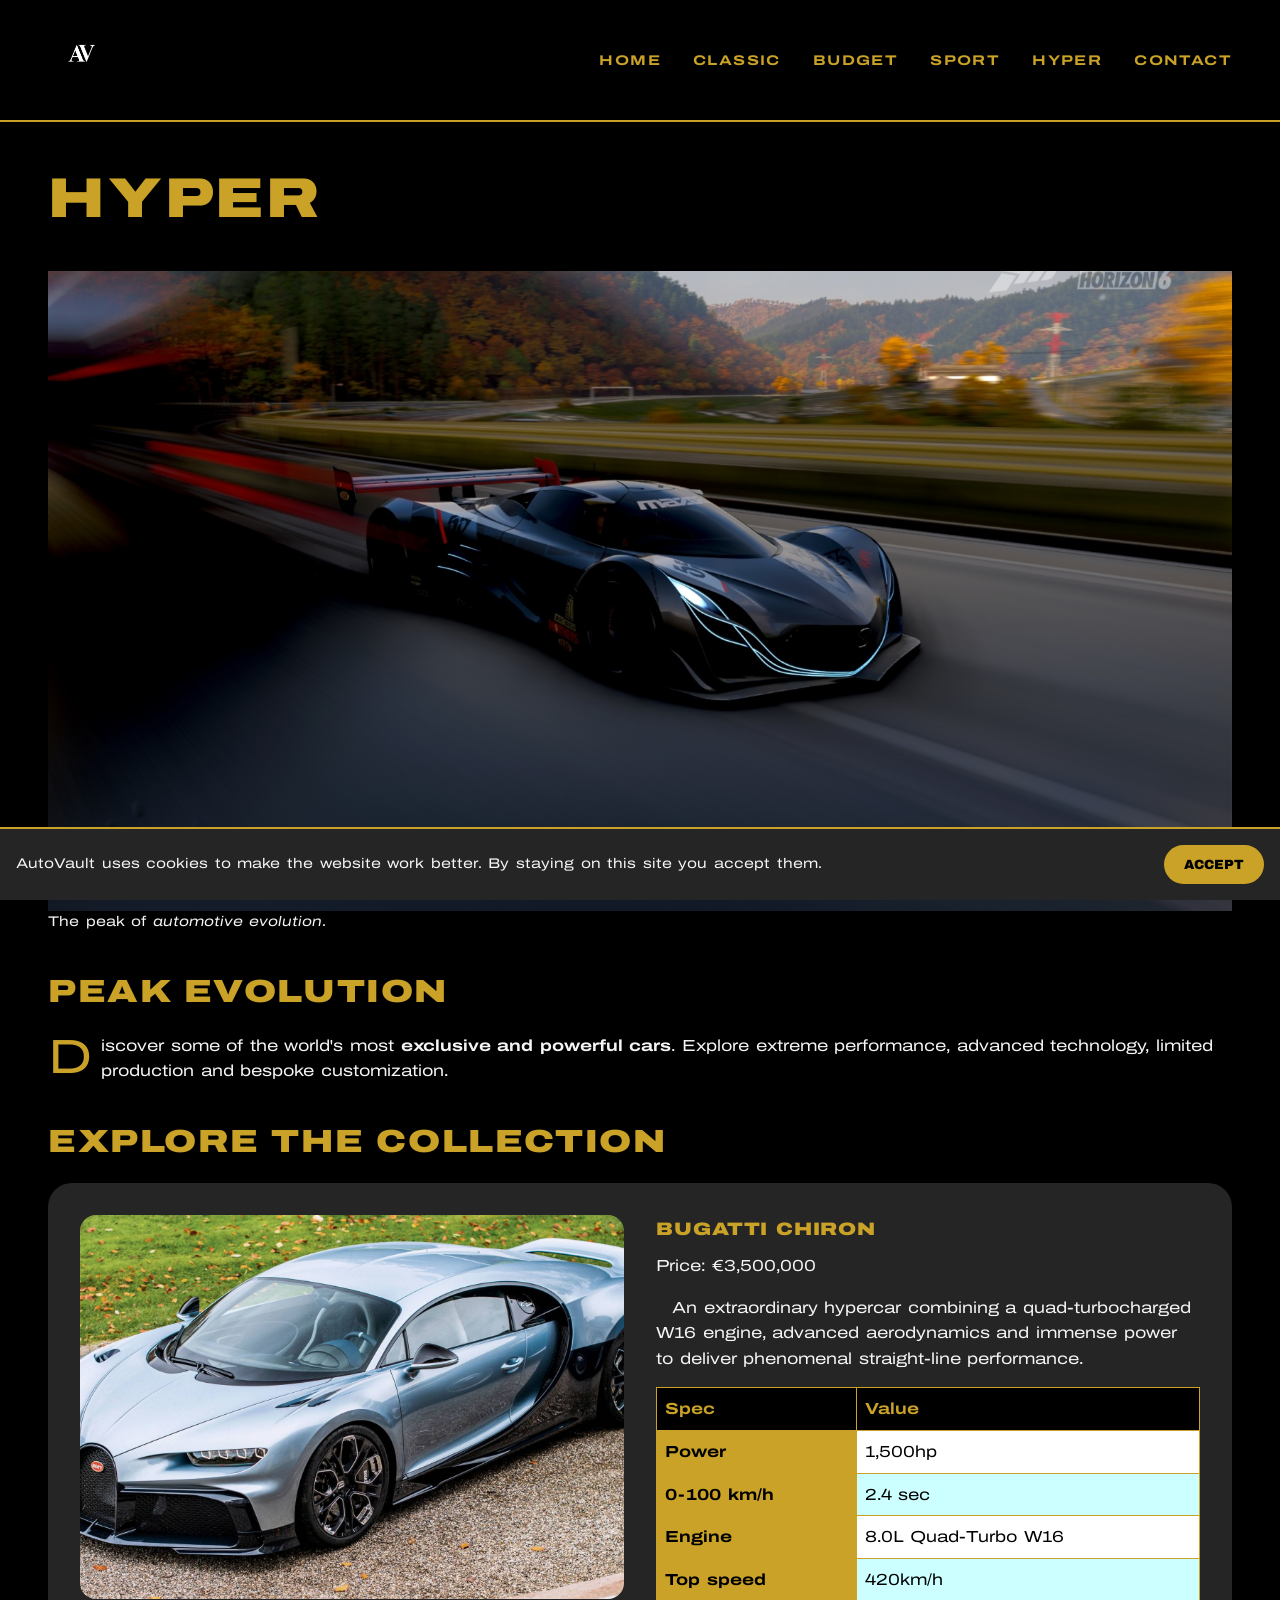
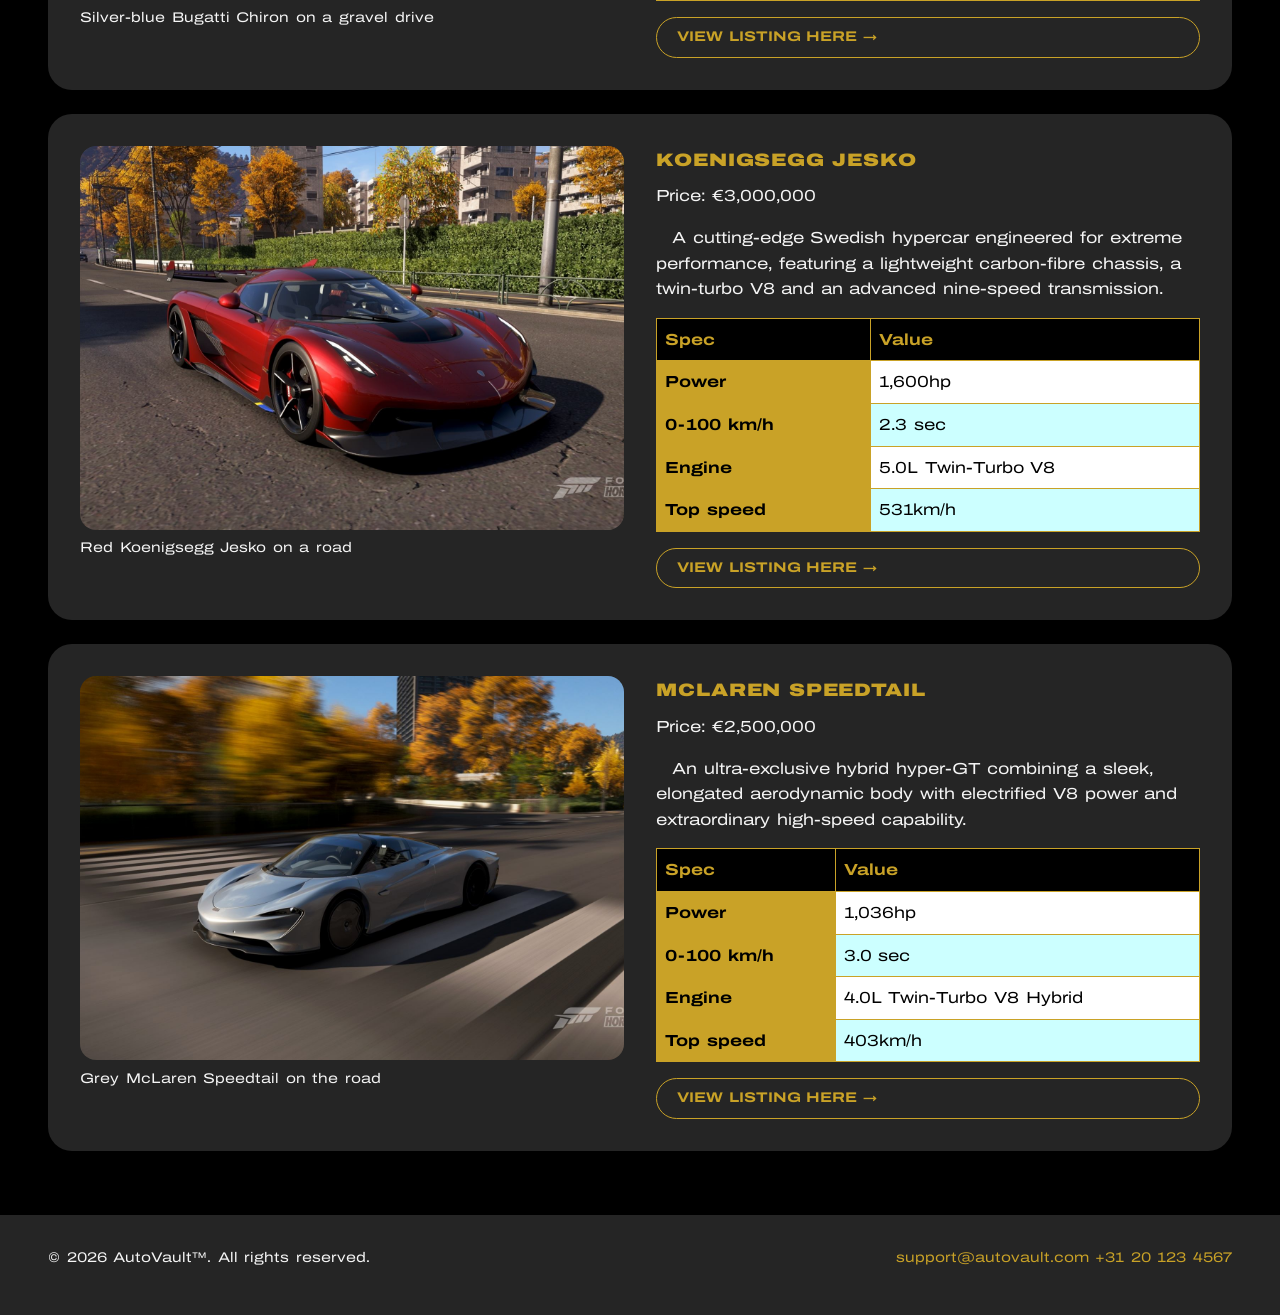
<file: detail-4.html>
<!DOCTYPE html>
<html lang="en">
<head>
	<meta charset="utf-8">
	<meta name="viewport" content="width=device-width, initial-scale=1.0">
	<meta name="author" content="Rishi Anoop">
	<meta name="description" content="Discover some of the world's most exclusive hypercars on AutoVault: the Bugatti Chiron, Koenigsegg Jesko and McLaren Speedtail.">
	<meta name="keywords" content="hypercars, Bugatti Chiron, Koenigsegg Jesko, McLaren Speedtail, AutoVault">
	<title>Hypercars | AutoVault</title>
	<link rel="icon" type="image/png" href="img/logo.png">
	<link rel="stylesheet" type="text/css" href="css/style.css">
</head>
<body>
	<header>
		<a href="index.html"><img src="img/logo.png" alt="AutoVault logo" title="AutoVault logo"></a>
		<input type="checkbox" id="menu-toggle">
		<label for="menu-toggle" title="Menu">&#9776;</label>
		<nav>
			<ul>
				<li><a href="index.html">Home</a></li>
				<li><a href="detail-1.html">Classic</a></li>
				<li><a href="detail-2.html">Budget</a></li>
				<li><a href="detail-3.html">Sport</a></li>
				<li><a href="detail-4.html">Hyper</a></li>
				<li><a href="contact.html">Contact</a></li>
			</ul>
		</nav>
	</header>

	<main>
		<section>
			<h1>Hyper</h1>
			<figure>
				<img src="img/hypercar-hero.jpg" alt="Dark hypercar driving fast on a blurred road" title="Dark hypercar in motion">
				<figcaption>The peak of <em>automotive evolution</em>.</figcaption>
			</figure>
		</section>

		<section>
			<h2>Peak evolution</h2>
			<p>Discover some of the world's most <strong>exclusive and powerful cars</strong>. Explore extreme performance, advanced technology, limited production and bespoke customization.</p>
		</section>

		<section>
			<h2>Explore the collection</h2>
			<article class="car">
				<figure>
					<img src="img/bugatti-chiron.jpg" alt="Silver-blue Bugatti Chiron on a gravel drive" title="Bugatti Chiron">
					<figcaption>Silver-blue Bugatti Chiron on a gravel drive</figcaption>
				</figure>
				<h3>Bugatti Chiron</h3>
				<p>Price: &euro;3,500,000</p>
				<p>An extraordinary hypercar combining a quad-turbocharged W16 engine, advanced aerodynamics and immense power to deliver phenomenal straight-line performance.</p>
				<table>
					<thead>
						<tr><th>Spec</th><th>Value</th></tr>
					</thead>
					<tbody>
						<tr><th>Power</th><td>1,500hp</td></tr>
						<tr><th>0-100 km/h</th><td>2.4 sec</td></tr>
						<tr><th>Engine</th><td>8.0L Quad-Turbo W16</td></tr>
						<tr><th>Top speed</th><td>420km/h</td></tr>
					</tbody>
				</table>
				<a class="button" href="contact.html">View listing here &rarr;</a>
			</article>

			<article class="car">
				<figure>
					<img src="img/koenigsegg-jesko.jpg" alt="Red Koenigsegg Jesko on a road" title="Koenigsegg Jesko">
					<figcaption>Red Koenigsegg Jesko on a road</figcaption>
				</figure>
				<h3>Koenigsegg Jesko</h3>
				<p>Price: &euro;3,000,000</p>
				<p>A cutting-edge Swedish hypercar engineered for extreme performance, featuring a lightweight carbon-fibre chassis, a twin-turbo V8 and an advanced nine-speed transmission.</p>
				<table>
					<thead>
						<tr><th>Spec</th><th>Value</th></tr>
					</thead>
					<tbody>
						<tr><th>Power</th><td>1,600hp</td></tr>
						<tr><th>0-100 km/h</th><td>2.3 sec</td></tr>
						<tr><th>Engine</th><td>5.0L Twin-Turbo V8</td></tr>
						<tr><th>Top speed</th><td>531km/h</td></tr>
					</tbody>
				</table>
				<a class="button" href="contact.html">View listing here &rarr;</a>
			</article>

			<article class="car">
				<figure>
					<img src="img/mclaren-speedtail.jpg" alt="Grey McLaren Speedtail on the road" title="McLaren Speedtail">
					<figcaption>Grey McLaren Speedtail on the road</figcaption>
				</figure>
				<h3>McLaren Speedtail</h3>
				<p>Price: &euro;2,500,000</p>
				<p>An ultra-exclusive hybrid hyper-GT combining a sleek, elongated aerodynamic body with electrified V8 power and extraordinary high-speed capability.</p>
				<table>
					<thead>
						<tr><th>Spec</th><th>Value</th></tr>
					</thead>
					<tbody>
						<tr><th>Power</th><td>1,036hp</td></tr>
						<tr><th>0-100 km/h</th><td>3.0 sec</td></tr>
						<tr><th>Engine</th><td>4.0L Twin-Turbo V8 Hybrid</td></tr>
						<tr><th>Top speed</th><td>403km/h</td></tr>
					</tbody>
				</table>
				<a class="button" href="contact.html">View listing here &rarr;</a>
			</article>
		</section>
	</main>

	<footer>
		<p>&copy; 2026 AutoVault&trade;. All rights reserved.</p>
		<p><a href="mailto:support@autovault.com">support@autovault.com</a> <a href="tel:+31201234567">+31 20 123 4567</a></p>
	</footer>
	<aside id="cookies">
		<p>AutoVault uses cookies to make the website work better. By staying on this site you accept them.</p>
		<button type="button" id="cookie-accept">Accept</button>
	</aside>
	<script src="js/script.js"></script>
</body>
</html>
</file>
<file: css/style.css>
/* AutoVault shared stylesheet. Mobile first: phone styles come first, the PC styles are in one block at the bottom. */

/* Google Font (imported here, not in the HTML head). Archivo has a width axis, so font-stretch gives the wide look of the design. */
@import url("https://fonts.googleapis.com/css2?family=Archivo:wdth,wght@62..125,100..900&display=swap");

/* Colors used everywhere */
:root {
	--gold: #c9a227;
	--black: #000000;
	--card: #252525;
	--text: #f5f5f5;
}

/* Border-box makes widths easier to calculate */
* {
	box-sizing: border-box;
}

body {
	margin: 0;
	background-color: var(--black);
	color: var(--text);
	font-family: "Archivo", Arial, sans-serif;
	font-stretch: 125%;
	font-size: 1rem;
	line-height: 1.6;
	word-spacing: 0.1em;
}

/* Heading scale: h1 > h2 > h3 */
h1, h2, h3 {
	margin: 0 0 0.5em;
	color: var(--gold);
	font-weight: 900;
	text-transform: uppercase;
	letter-spacing: 0.05em;
}

h1 {
	font-size: 2rem;
}

h2 {
	font-size: 1.5rem;
}

h3 {
	font-size: 1.125rem;
}

p {
	margin: 0 0 1em;
}

/* Links: gold, with hover, active and focus states */
a {
	color: var(--gold);
	text-decoration: none;
}

a:hover {
	color: var(--text);
	text-decoration: underline;
}

a:active, a:focus {
	color: var(--text);
	outline: 2px solid var(--gold);
}

img {
	max-width: 100%;
	height: auto;
}

/* Header with logo, hamburger label and menu: flexbox */
header {
	position: relative;
	display: flex;
	flex-wrap: wrap;
	align-items: center;
	justify-content: space-between;
	gap: 1rem;
	padding: 1rem;
	border-bottom: 2px solid var(--gold);
}

header img {
	width: 3rem;
}

/* Hamburger menu without JavaScript: the hidden checkbox opens the menu on phones */
header input {
	position: absolute;
	width: 1px;
	height: 1px;
	opacity: 0;
}

header label {
	width: auto;
	margin: 0;
	color: var(--gold);
	font-size: 2rem;
	cursor: pointer;
}

#menu-toggle:focus ~ label {
	outline: 2px solid var(--gold);
}

nav {
	display: none;
	width: 100%;
}

#menu-toggle:checked ~ nav {
	display: block;
}

nav ul {
	display: flex;
	flex-direction: column;
	gap: 1rem;
	margin: 0;
	padding: 0;
	list-style-type: none;
}

nav a {
	font-size: 0.875rem;
	font-weight: 700;
	text-transform: uppercase;
	letter-spacing: 0.1em;
}

main {
	padding: 1rem;
}

main > section {
	margin-bottom: 2rem;
}

/* Cards: dark boxes with rounded corners */
article {
	margin-bottom: 1.5rem;
	padding: 1rem;
	background-color: var(--card);
	border-radius: 1.5rem;
}

figure {
	margin: 0 0 1rem;
}

figcaption {
	font-size: 0.875rem;
}

/* Photos: cropped to the same height so tall photos do not take over the page */
main > section:first-of-type figure img {
	display: block;
	width: 100%;
	height: 20rem;
	object-fit: cover;
	object-position: center 70%;
}

.car figure img, main ol figure img {
	width: 100%;
	height: 15rem;
	object-fit: cover;
	border-radius: 1rem;
}

/* Link that looks like a gold outlined button */
.button {
	display: inline-block;
	padding: 0.5rem 1.25rem;
	border: 1px solid var(--gold);
	border-radius: 2rem;
	font-size: 0.875rem;
	font-weight: 700;
	text-transform: uppercase;
}

/* Drop cap: the first letter of an intro paragraph floats to the left */
main > section > h2 + p::first-letter {
	float: left;
	padding-right: 0.5rem;
	color: var(--gold);
	font-size: 3rem;
	line-height: 1;
}

/* Home page: the spec box sits at the bottom of the "Featuring" section, on top of the picture */
.featured {
	position: relative;
}

.featured aside {
	position: absolute;
	bottom: 0;
	left: 0;
	width: 100%;
	padding: 0.5rem 1rem;
	background-color: var(--card);
}

.featured aside ul {
	display: flex;
	flex-wrap: wrap;
	gap: 0.5rem 1.5rem;
	margin: 0;
	padding: 0;
	list-style-type: none;
	font-size: 0.75rem;
}

/* Home page: the collection list has one card per car type */
main ol {
	margin: 0;
	padding: 0;
	list-style-type: none;
}

/* Detail pages: specs table with light stripes and a gold first column */
table {
	width: 100%;
	margin-bottom: 1rem;
	border-collapse: collapse;
	color: #000000;
}

th, td {
	padding: 0.5rem;
	border-width: 1px;
	border-style: solid;
	border-color: var(--gold);
	text-align: left;
}

thead th {
	background-color: var(--black);
	color: var(--gold);
}

tbody th:first-child {
	background-color: var(--gold);
}

tbody tr:nth-child(even) {
	background-color: #CFF;
}

tbody tr:nth-child(odd) {
	background-color: #FFF;
}

/* Detail pages: the first line of the car description is indented */
.car > p:last-of-type {
	text-indent: 1rem;
}

/* Contact page: form */
fieldset {
	margin: 0 0 1rem;
	padding: 1rem;
	border-width: 1px;
	border-style: solid;
	border-color: var(--gold);
	border-radius: 1rem;
}

legend {
	padding: 0 0.5rem;
	color: var(--gold);
	text-transform: uppercase;
}

label, input, select, textarea {
	display: block;
	width: 100%;
}

label {
	margin-bottom: 0.25rem;
	font-size: 0.875rem;
}

input[type="text"], input[type="email"], select, textarea {
	margin-bottom: 1rem;
	padding: 0.5rem;
	border-width: 1px;
	border-style: solid;
	border-color: var(--gold);
	border-radius: 0.5rem;
	background-color: var(--card);
	color: var(--text);
	font-family: inherit;
}

/* Gold filled buttons: the Submit button and the cookie button */
input[type="submit"], #cookies button {
	padding: 0.75rem 1.25rem;
	border: none;
	border-radius: 2rem;
	background-color: var(--gold);
	font-family: inherit;
	font-weight: 900;
	text-transform: uppercase;
	cursor: pointer;
}

input[type="submit"]:hover {
	background-color: var(--text);
}

/* Submit button after the form was sent: green */
input[type="submit"].submitted {
	background-color: #2e9e4f;
	color: #ffffff;
}

/* Footer: flexbox */
footer {
	display: flex;
	flex-wrap: wrap;
	align-items: center;
	justify-content: space-between;
	gap: 1rem;
	padding: 1.5rem 1rem;
	background-color: var(--card);
	font-size: 0.875rem;
}

/* Cookie message: always on top of the page (z-index 9999), fixed to the bottom */
#cookies {
	position: fixed;
	bottom: 0;
	left: 0;
	z-index: 9999;
	display: flex;
	flex-wrap: wrap;
	align-items: center;
	justify-content: space-between;
	gap: 1rem;
	width: 100%;
	padding: 1rem;
	border-top: 2px solid var(--gold);
	background-color: var(--card);
	font-size: 0.875rem;
}

#cookies p {
	margin: 0;
}

#cookies.hidden {
	display: none;
}

/* Smartphone: 768px and smaller */
@media (max-width: 768px) {
	.button {
		display: block;
		text-align: center;
	}
}

/* PC: wider than 768px */
@media (min-width: 769px) {
	header {
		padding: 1.5rem 3rem;
	}

	header img {
		width: 4rem;
	}

	/* The menu is always visible, in one row */
	header label {
		display: none;
	}

	nav {
		display: block;
		width: auto;
	}

	nav ul {
		flex-direction: row;
		gap: 2rem;
	}

	main {
		max-width: 90rem;
		margin: 0 auto;
		padding: 2rem 3rem;
	}

	h1 {
		font-size: 3.5rem;
	}

	h2 {
		font-size: 2rem;
	}

	main > section:first-of-type figure img {
		height: 40rem;
	}

	.car figure img, main ol figure img {
		height: 24rem;
	}

	/* Cards: the photo sits next to the text */
	main ol article {
		display: grid;
		grid-template-columns: 1fr 1fr;
		gap: 2rem;
		align-items: center;
		padding: 2rem;
	}

	main ol figure {
		grid-column: 2;
		grid-row: 1 / span 4;
		margin: 0;
	}

	.car {
		display: grid;
		grid-template-columns: 1fr 1fr;
		column-gap: 2rem;
		align-content: center;
		padding: 2rem;
	}

	.car figure {
		grid-row: 1 / span 6;
		margin: 0;
	}

	.car > :not(figure) {
		grid-column: 2;
	}

	/* Contact page: support column next to the form, heading above both */
	.contact {
		display: grid;
		grid-template-columns: 1fr 1fr;
		gap: 3rem;
	}

	.contact h2 {
		grid-column: 1 / -1;
		margin: 0;
	}

	footer {
		padding: 2rem 3rem;
	}
}
</file>
